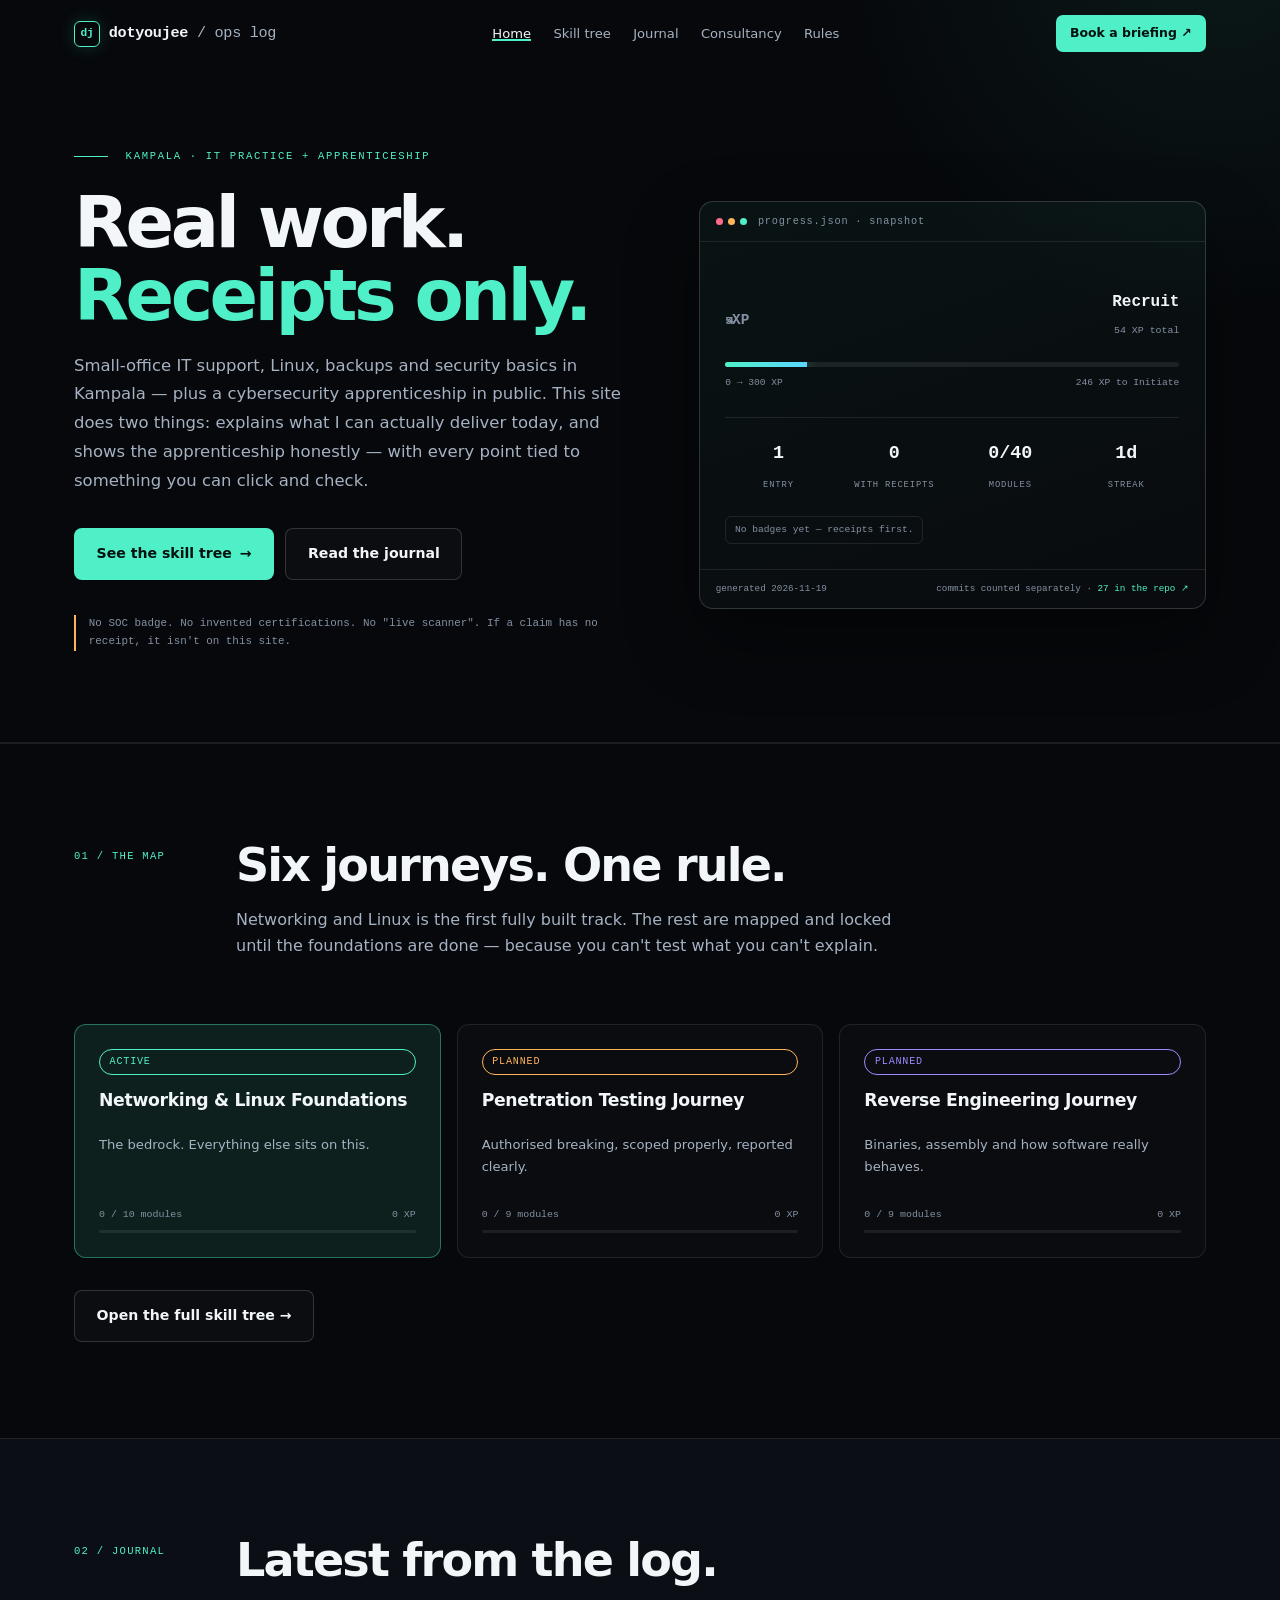
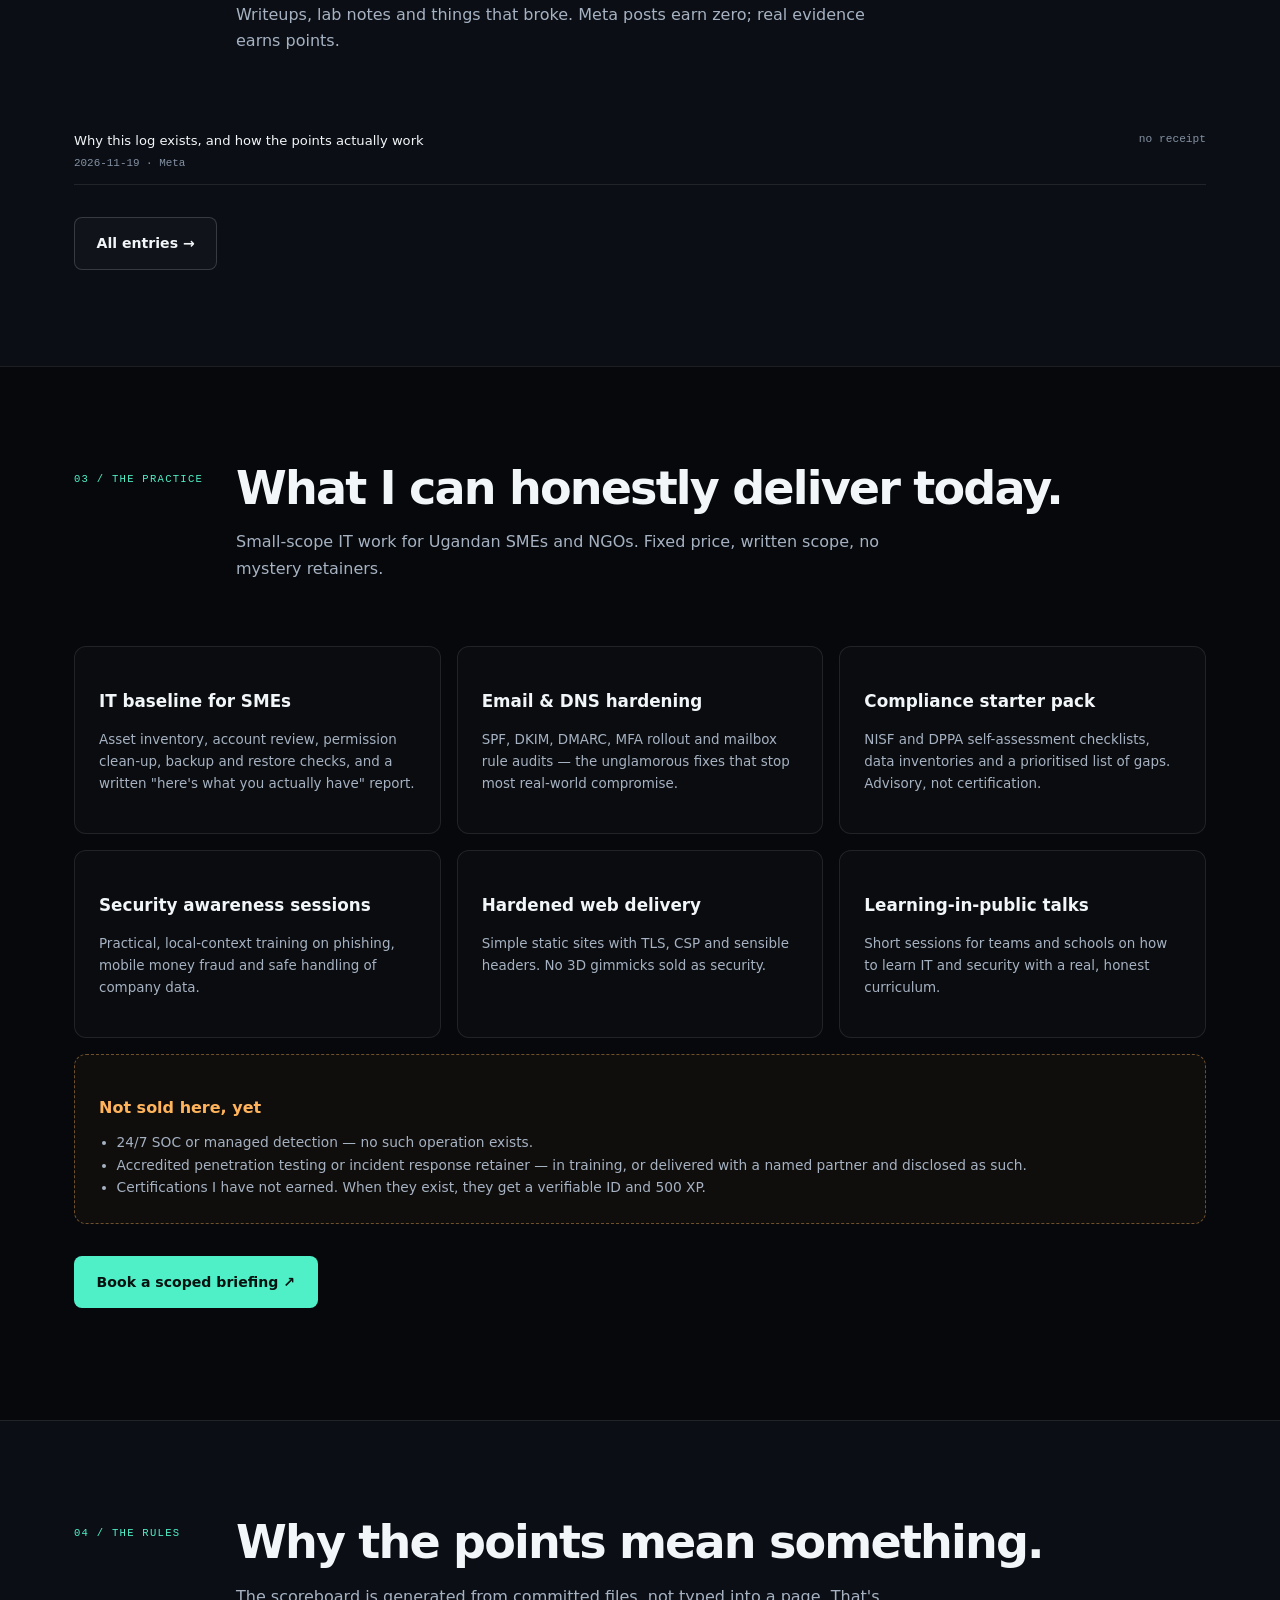
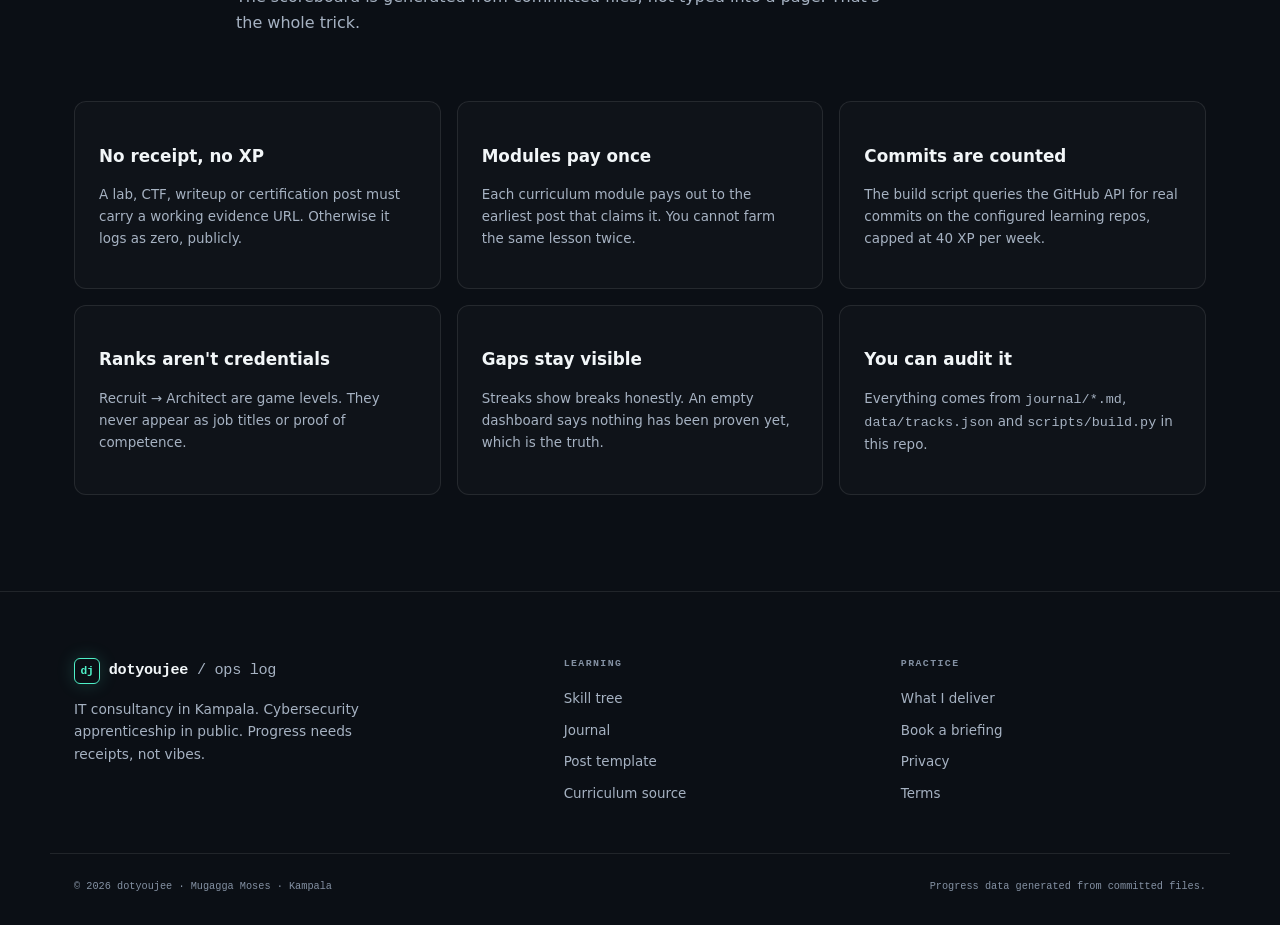
<file: index.html>
<!DOCTYPE html>
<html lang="en">
<head>
  <meta charset="UTF-8">
  <meta name="viewport" content="width=device-width, initial-scale=1.0">
  <title>dotyoujee — IT consultancy &amp; cybersecurity apprenticeship in public</title>
  <meta name="description" content="Honest IT consultancy in Kampala and an evidence-gated cybersecurity apprenticeship log. Progress needs receipts, not vibes.">
  <link rel="canonical" href="https://m0ze.github.io/dotyoujee/">
  <meta property="og:type" content="website">
  <meta property="og:title" content="dotyoujee — IT consultancy &amp; cybersecurity apprenticeship in public">
  <meta property="og:description" content="Real work. Receipts only. A public, auditable learning journey in IT and security.">
  <link rel="icon" href="data:image/svg+xml,%3Csvg xmlns='http://www.w3.org/2000/svg' viewBox='0 0 32 32'%3E%3Crect width='32' height='32' rx='7' fill='%2306080b'/%3E%3Cpath d='M7 10h7l3 5 3-5h5M7 22h7l3-5 3 5h5' fill='none' stroke='%234ff0c8' stroke-width='2' stroke-linecap='round'/%3E%3C/svg%3E">
  <link rel="stylesheet" href="assets/app.css">
</head>
<body data-page="home">

  <header class="site-header" id="site-header">
    <div class="container nav-wrap">
      <a href="index.html" class="brand"><span class="brand-mark">dj</span> dotyoujee <span class="light">/ ops log</span></a>
      <ul class="nav-links" id="nav-links">
        <li><a href="index.html" class="active">Home</a></li>
        <li><a href="learn.html">Skill tree</a></li>
        <li><a href="blog.html">Journal</a></li>
        <li><a href="#consultancy">Consultancy</a></li>
        <li><a href="#rules">Rules</a></li>
      </ul>
      <div style="display:flex;align-items:center;gap:.6rem">
        <a href="contact.html" class="nav-cta">Book a briefing ↗</a>
        <button class="menu-btn" id="menu-btn" aria-label="Toggle menu" aria-expanded="false">☰</button>
      </div>
    </div>
  </header>

  <main>
    <section class="hero">
      <div class="container hero-grid">
        <div>
          <div class="eyebrow"><span class="rule"></span> Kampala · IT practice + apprenticeship</div>
          <h1>Real work. <em>Receipts only.</em></h1>
          <p class="hero-lede">
            Small-office IT support, Linux, backups and security basics in Kampala — plus a cybersecurity apprenticeship in public. This site does two things:
            explains what I can actually deliver today, and shows the apprenticeship honestly — with every point
            tied to something you can click and check.
          </p>
          <div class="hero-actions">
            <a href="learn.html" class="btn btn-primary">See the skill tree <span aria-hidden="true">→</span></a>
            <a href="blog.html" class="btn btn-ghost">Read the journal</a>
          </div>
          <p class="hero-note">No SOC badge. No invented certifications. No "live scanner". If a claim has no receipt, it isn't on this site.</p>
        </div>

        <aside class="console" aria-label="Progress snapshot">
          <div class="console-top"><span class="console-dots"><i></i><i></i><i></i></span><span>progress.json · snapshot</span></div>
          <div class="console-body">
            <div class="console-xp">
              <div class="xp-number"><span data-bind="xp" class="loading">…</span><small>XP</small></div>
              <div class="level-box"><strong data-bind="level">—</strong><span data-bind="level-min">—</span></div>
            </div>
            <div class="progress-track"><span class="progress-fill" data-bind="progress-bar"></span></div>
            <div class="progress-caption"><span data-bind="progress-caption">—</span><span data-bind="to-next">—</span></div>
            <div class="stat-row">
              <div><strong data-bind="posts">—</strong><span data-bind="posts-label">entries</span></div>
              <div><strong data-bind="verified">—</strong><span>with receipts</span></div>
              <div><strong data-bind="modules">—</strong><span>modules</span></div>
              <div><strong data-bind="streak">—</strong><span>streak</span></div>
            </div>
            <div class="badge-row" data-bind="badges"><span class="loading">loading badges…</span></div>
          </div>
          <div class="console-foot">
            <span data-bind="generated">—</span>
            <span>commits counted separately · <a class="accent" href="https://github.com/M0ze/dotyoujee/commits/main" target="_blank" rel="noopener noreferrer"><span data-bind="commit-count">—</span> in the repo ↗</a></span>
          </div>
        </aside>
      </div>
    </section>

    <section class="section">
      <div class="container">
        <div class="section-head">
          <div class="section-no">01 / THE MAP</div>
          <div>
            <h2>Six journeys. One rule.</h2>
            <p>Networking and Linux is the first fully built track. The rest are mapped and locked until the foundations are done — because you can't test what you can't explain.</p>
          </div>
        </div>
        <div class="track-grid" data-bind="home-tracks"><p class="loading">loading tracks…</p></div>
        <div style="margin-top:2rem"><a href="learn.html" class="btn btn-ghost">Open the full skill tree →</a></div>
      </div>
    </section>

    <section class="section alt">
      <div class="container">
        <div class="section-head">
          <div class="section-no">02 / JOURNAL</div>
          <div>
            <h2>Latest from the log.</h2>
            <p>Writeups, lab notes and things that broke. Meta posts earn zero; real evidence earns points.</p>
          </div>
        </div>
        <div data-bind="recent"><p class="loading">loading entries…</p></div>
        <div style="margin-top:2rem"><a href="blog.html" class="btn btn-ghost">All entries →</a></div>
      </div>
    </section>

    <section class="section" id="consultancy">
      <div class="container">
        <div class="section-head">
          <div class="section-no">03 / THE PRACTICE</div>
          <div>
            <h2>What I can honestly deliver today.</h2>
            <p>Small-scope IT work for Ugandan SMEs and NGOs. Fixed price, written scope, no mystery retainers.</p>
          </div>
        </div>
        <div class="service-grid">
          <div class="service"><h3>IT baseline for SMEs</h3><p>Asset inventory, account review, permission clean-up, backup and restore checks, and a written "here's what you actually have" report.</p></div>
          <div class="service"><h3>Email &amp; DNS hardening</h3><p>SPF, DKIM, DMARC, MFA rollout and mailbox rule audits — the unglamorous fixes that stop most real-world compromise.</p></div>
          <div class="service"><h3>Compliance starter pack</h3><p>NISF and DPPA self-assessment checklists, data inventories and a prioritised list of gaps. Advisory, not certification.</p></div>
          <div class="service"><h3>Security awareness sessions</h3><p>Practical, local-context training on phishing, mobile money fraud and safe handling of company data.</p></div>
          <div class="service"><h3>Hardened web delivery</h3><p>Simple static sites with TLS, CSP and sensible headers. No 3D gimmicks sold as security.</p></div>
          <div class="service"><h3>Learning-in-public talks</h3><p>Short sessions for teams and schools on how to learn IT and security with a real, honest curriculum.</p></div>
        </div>
        <div class="boundary">
          <h3>Not sold here, yet</h3>
          <ul>
            <li>24/7 SOC or managed detection — no such operation exists.</li>
            <li>Accredited penetration testing or incident response retainer — in training, or delivered with a named partner and disclosed as such.</li>
            <li>Certifications I have not earned. When they exist, they get a verifiable ID and 500 XP.</li>
          </ul>
        </div>
        <p style="margin-top:2rem"><a class="btn btn-primary" href="contact.html">Book a scoped briefing ↗</a></p>
      </div>
    </section>

    <section class="section alt" id="rules">
      <div class="container">
        <div class="section-head">
          <div class="section-no">04 / THE RULES</div>
          <div>
            <h2>Why the points mean something.</h2>
            <p>The scoreboard is generated from committed files, not typed into a page. That's the whole trick.</p>
          </div>
        </div>
        <div class="service-grid">
          <div class="service"><h3>No receipt, no XP</h3><p>A lab, CTF, writeup or certification post must carry a working evidence URL. Otherwise it logs as zero, publicly.</p></div>
          <div class="service"><h3>Modules pay once</h3><p>Each curriculum module pays out to the earliest post that claims it. You cannot farm the same lesson twice.</p></div>
          <div class="service"><h3>Commits are counted</h3><p>The build script queries the GitHub API for real commits on the configured learning repos, capped at 40 XP per week.</p></div>
          <div class="service"><h3>Ranks aren't credentials</h3><p>Recruit → Architect are game levels. They never appear as job titles or proof of competence.</p></div>
          <div class="service"><h3>Gaps stay visible</h3><p>Streaks show breaks honestly. An empty dashboard says nothing has been proven yet, which is the truth.</p></div>
          <div class="service"><h3>You can audit it</h3><p>Everything comes from <span class="mono">journal/*.md</span>, <span class="mono">data/tracks.json</span> and <span class="mono">scripts/build.py</span> in this repo.</p></div>
        </div>
      </div>
    </section>
  </main>

  <footer class="site-footer">
    <div class="container footer-grid">
      <div>
        <a href="index.html" class="brand"><span class="brand-mark">dj</span> dotyoujee <span class="light">/ ops log</span></a>
        <p>IT consultancy in Kampala. Cybersecurity apprenticeship in public. Progress needs receipts, not vibes.</p>
      </div>
      <div class="footer-col"><h4>Learning</h4><a href="learn.html">Skill tree</a><a href="blog.html">Journal</a><a href="journal/_template.md">Post template</a><a href="data/tracks.json">Curriculum source</a></div>
      <div class="footer-col"><h4>Practice</h4><a href="#consultancy">What I deliver</a><a href="contact.html">Book a briefing</a><a href="privacy.html">Privacy</a><a href="terms.html">Terms</a></div>
    </div>
    <div class="container footer-bottom"><span>© 2026 dotyoujee · Mugagga Moses · Kampala</span><span>Progress data generated from committed files.</span></div>
  </footer>

  <script src="assets/app.js"></script>
</body>
</html>
</file>
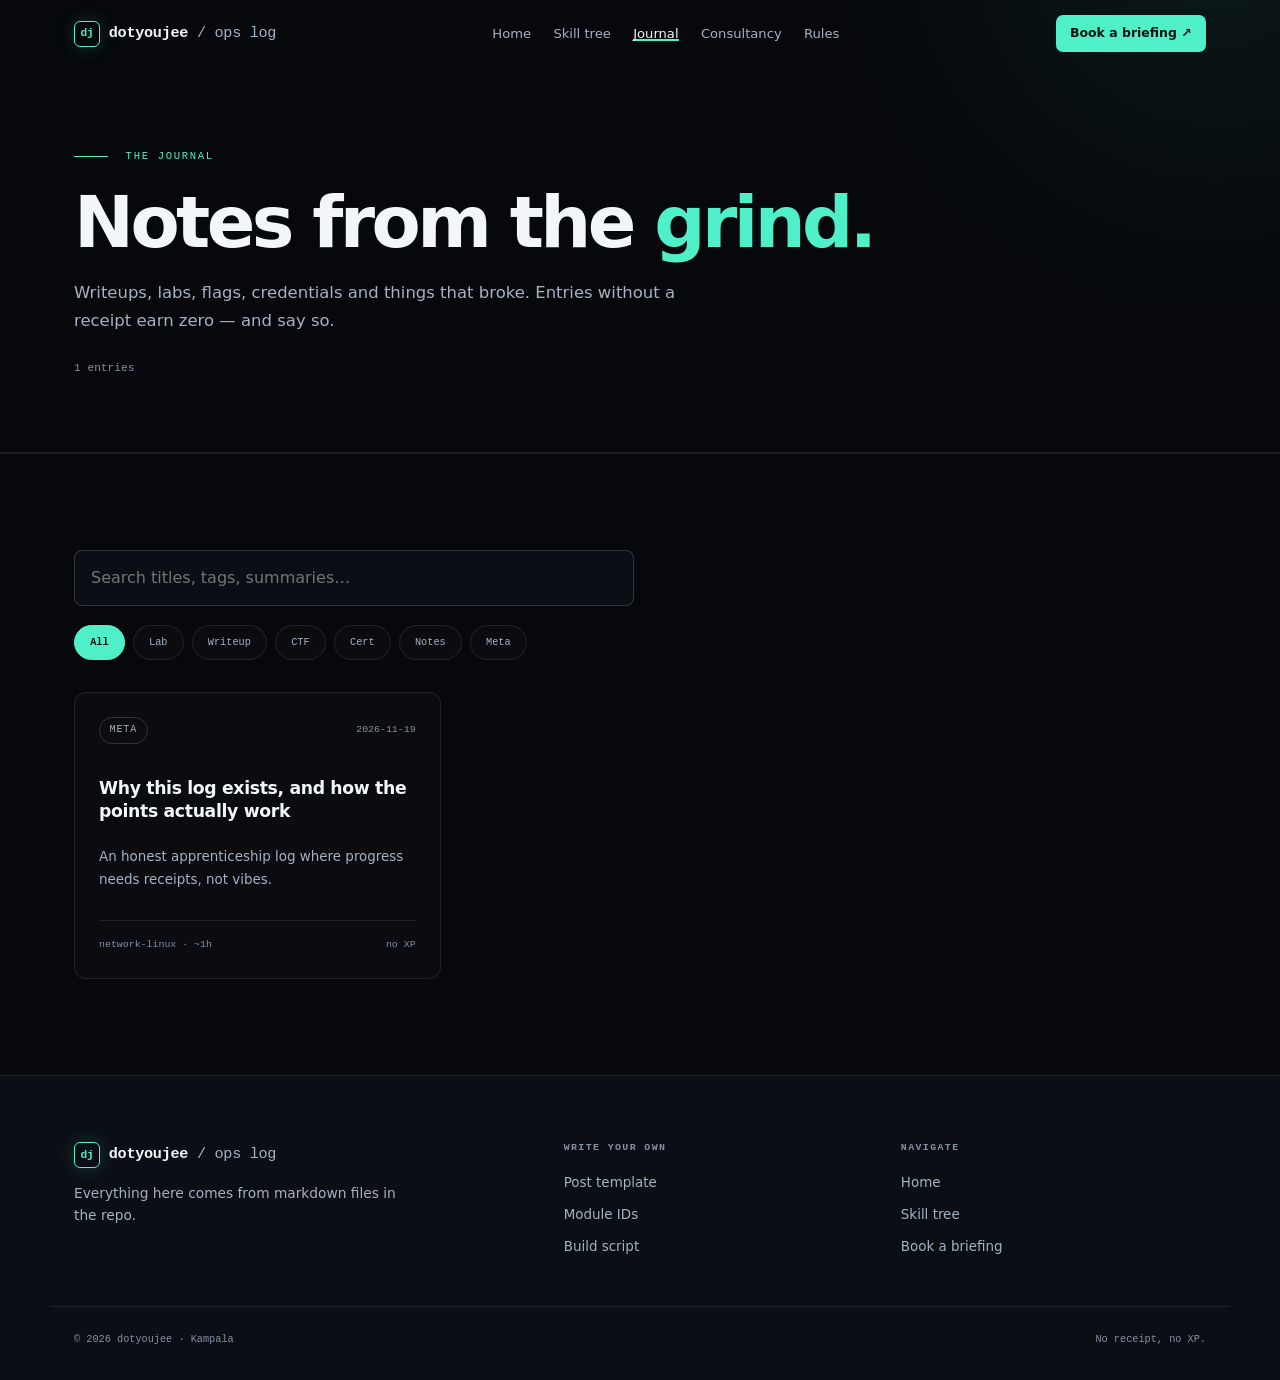
<file: blog.html>
<!DOCTYPE html>
<html lang="en">
<head>
  <meta charset="UTF-8">
  <meta name="viewport" content="width=device-width, initial-scale=1.0">
  <title>Journal — dotyoujee Ops Log</title>
  <meta name="description" content="Lab writeups, CTF notes, certification receipts and honest post-mortems from a public cybersecurity apprenticeship.">
  <link rel="icon" href="data:image/svg+xml,%3Csvg xmlns='http://www.w3.org/2000/svg' viewBox='0 0 32 32'%3E%3Crect width='32' height='32' rx='7' fill='%2306080b'/%3E%3Cpath d='M7 10h7l3 5 3-5h5M7 22h7l3-5 3 5h5' fill='none' stroke='%234ff0c8' stroke-width='2' stroke-linecap='round'/%3E%3C/svg%3E">
  <link rel="stylesheet" href="assets/app.css">
</head>
<body data-page="blog">

  <header class="site-header" id="site-header">
    <div class="container nav-wrap">
      <a href="index.html" class="brand"><span class="brand-mark">dj</span> dotyoujee <span class="light">/ ops log</span></a>
      <ul class="nav-links" id="nav-links">
        <li><a href="index.html">Home</a></li>
        <li><a href="learn.html">Skill tree</a></li>
        <li><a href="blog.html" class="active">Journal</a></li>
        <li><a href="index.html#consultancy">Consultancy</a></li>
        <li><a href="index.html#rules">Rules</a></li>
      </ul>
      <div style="display:flex;align-items:center;gap:.6rem">
        <a href="contact.html" class="nav-cta">Book a briefing ↗</a>
        <button class="menu-btn" id="menu-btn" aria-label="Toggle menu" aria-expanded="false">☰</button>
      </div>
    </div>
  </header>

  <main>
    <section class="hero" style="padding-bottom:4rem">
      <div class="container">
        <div class="eyebrow"><span class="rule"></span> The journal</div>
        <h1>Notes from the <em>grind.</em></h1>
        <p class="hero-lede">Writeups, labs, flags, credentials and things that broke. Entries without a receipt earn zero — and say so.</p>
        <p style="font-family:var(--mono);font-size:.7rem;color:var(--faint);margin-top:1.4rem" data-bind="post-count">…</p>
      </div>
    </section>

    <section class="section">
      <div class="container">
        <div style="max-width:560px;margin-bottom:1.2rem">
          <label class="sr-only" for="post-search">Search entries</label>
          <input type="search" id="post-search" data-bind="post-search" class="" placeholder="Search titles, tags, summaries…" style="width:100%;background:var(--panel);border:1px solid var(--line-2);border-radius:8px;padding:.85rem 1rem;color:var(--text)">
        </div>
        <div class="filters" data-bind="post-filters"><span class="loading">loading filters…</span></div>
        <div class="post-grid" data-bind="post-grid"><p class="loading">loading entries…</p></div>
      </div>
    </section>
  </main>

  <footer class="site-footer">
    <div class="container footer-grid">
      <div><a href="index.html" class="brand"><span class="brand-mark">dj</span> dotyoujee <span class="light">/ ops log</span></a><p>Everything here comes from markdown files in the repo.</p></div>
      <div class="footer-col"><h4>Write your own</h4><a href="journal/_template.md">Post template</a><a href="data/tracks.json">Module IDs</a><a href="scripts/build.py">Build script</a></div>
      <div class="footer-col"><h4>Navigate</h4><a href="index.html">Home</a><a href="learn.html">Skill tree</a><a href="contact.html">Book a briefing</a></div>
    </div>
    <div class="container footer-bottom"><span>© 2026 dotyoujee · Kampala</span><span>No receipt, no XP.</span></div>
  </footer>

  <script src="assets/app.js"></script>
</body>
</html>
</file>
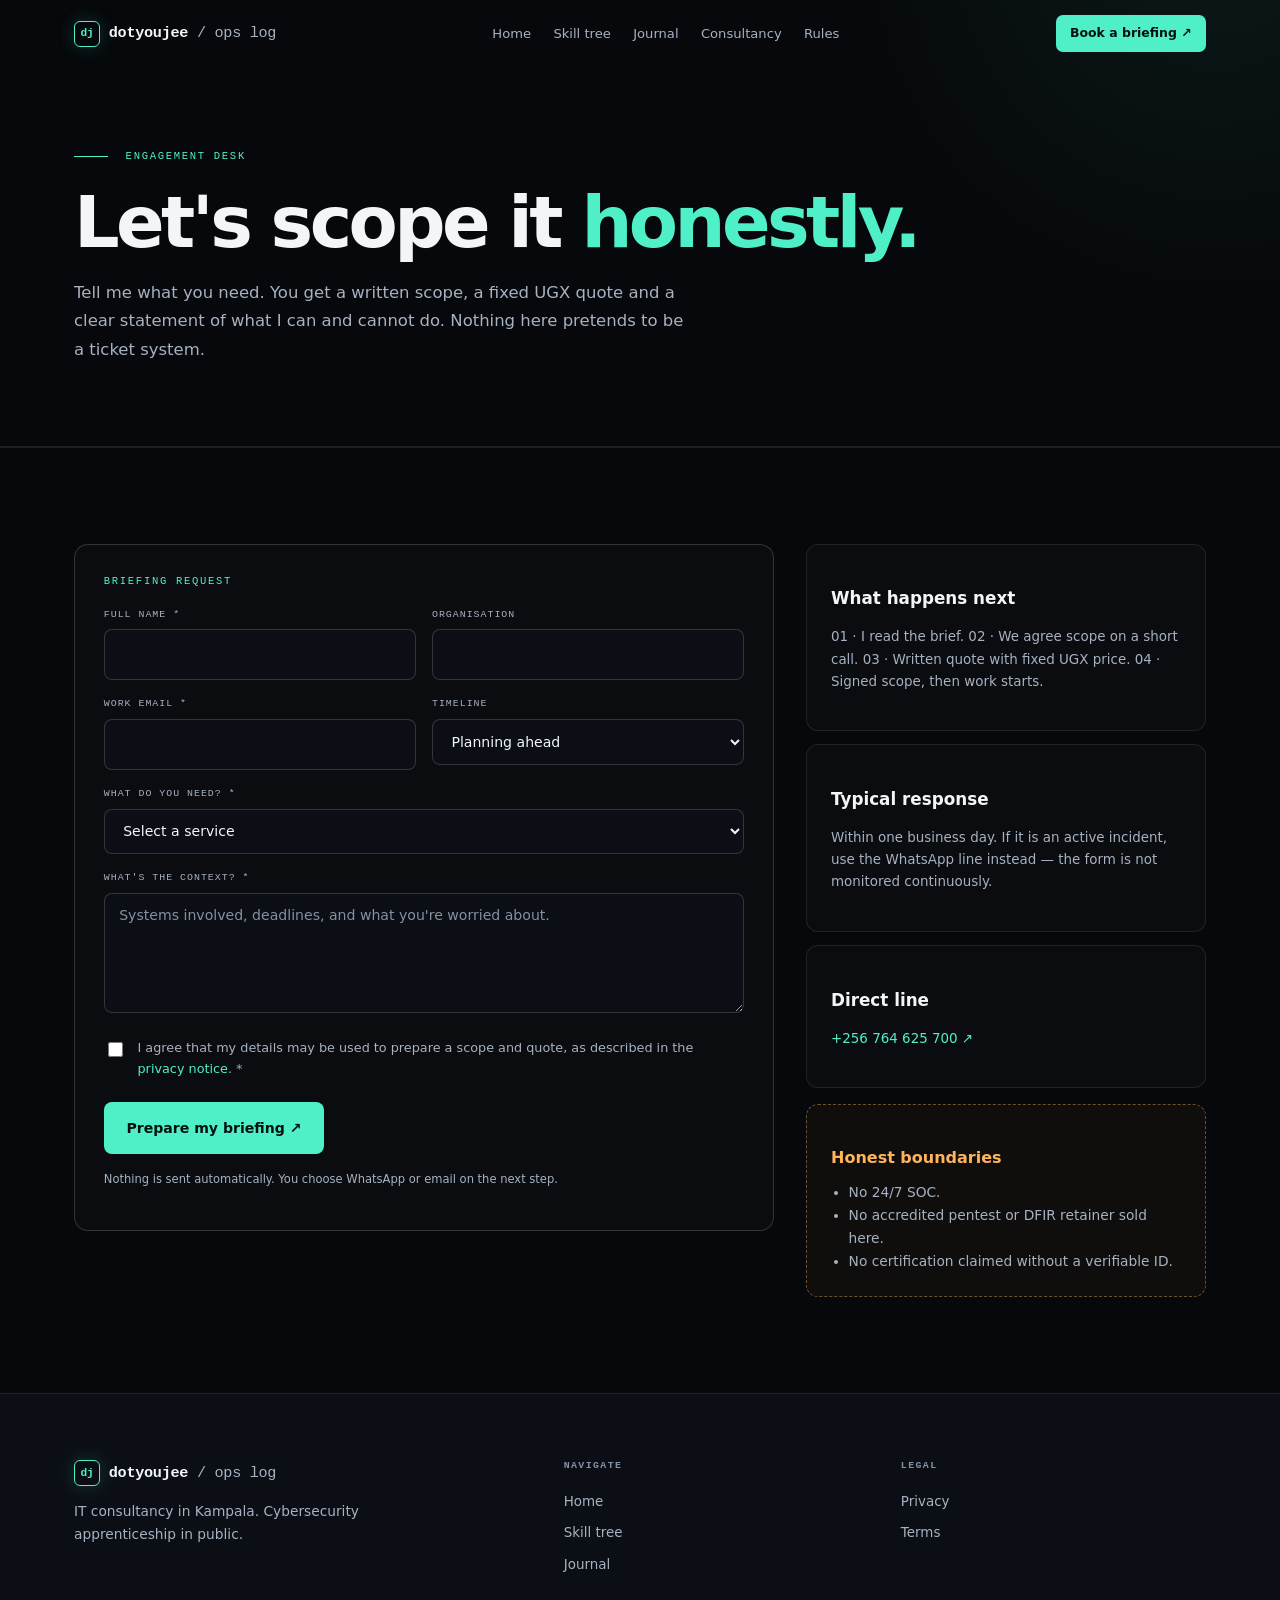
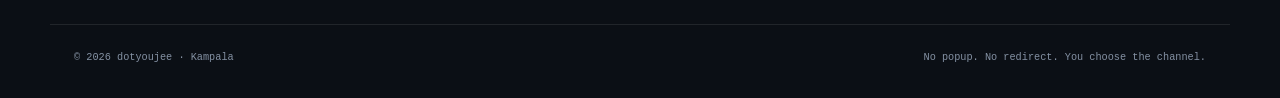
<file: contact.html>
<!DOCTYPE html>
<html lang="en">
<head>
  <meta charset="UTF-8">
  <meta name="viewport" content="width=device-width, initial-scale=1.0">
  <title>Book a briefing — dotyoujee Ops Log</title>
  <meta name="description" content="Scoped IT and security briefing with a written quote. No popup, no fake backend, no surprise redirect.">
  <link rel="icon" href="data:image/svg+xml,%3Csvg xmlns='http://www.w3.org/2000/svg' viewBox='0 0 32 32'%3E%3Crect width='32' height='32' rx='7' fill='%2306080b'/%3E%3Cpath d='M7 10h7l3 5 3-5h5M7 22h7l3-5 3 5h5' fill='none' stroke='%234ff0c8' stroke-width='2' stroke-linecap='round'/%3E%3C/svg%3E">
  <link rel="stylesheet" href="assets/app.css">
</head>
<body data-page="contact">

  <header class="site-header" id="site-header">
    <div class="container nav-wrap">
      <a href="index.html" class="brand"><span class="brand-mark">dj</span> dotyoujee <span class="light">/ ops log</span></a>
      <ul class="nav-links" id="nav-links">
        <li><a href="index.html">Home</a></li>
        <li><a href="learn.html">Skill tree</a></li>
        <li><a href="blog.html">Journal</a></li>
        <li><a href="index.html#consultancy">Consultancy</a></li>
        <li><a href="index.html#rules">Rules</a></li>
      </ul>
      <div style="display:flex;align-items:center;gap:.6rem">
        <a href="contact.html" class="nav-cta">Book a briefing ↗</a>
        <button class="menu-btn" id="menu-btn" aria-label="Toggle menu" aria-expanded="false">☰</button>
      </div>
    </div>
  </header>

  <main>
    <section class="hero" style="padding-bottom:4rem">
      <div class="container">
        <div class="eyebrow"><span class="rule"></span> Engagement desk</div>
        <h1>Let's scope it <em>honestly.</em></h1>
        <p class="hero-lede">Tell me what you need. You get a written scope, a fixed UGX quote and a clear statement of what I can and cannot do. Nothing here pretends to be a ticket system.</p>
      </div>
    </section>

    <section class="section">
      <div class="container contact-grid">
        <div class="form-card">
          <form id="booking-form" novalidate>
            <div class="eyebrow" style="margin-bottom:1rem">Briefing request</div>
            <div class="form-row">
              <div class="field"><label for="c-name">Full name *</label><input id="c-name" required><small>Please enter your name.</small></div>
              <div class="field"><label for="c-org">Organisation</label><input id="c-org"></div>
            </div>
            <div class="form-row">
              <div class="field"><label for="c-email">Work email *</label><input id="c-email" type="email" required><small>Enter a valid email.</small></div>
              <div class="field"><label for="c-timeline">Timeline</label>
                <select id="c-timeline"><option>Planning ahead</option><option>Within 30 days</option><option>Within 60–90 days</option><option>Active incident — urgent</option></select>
              </div>
            </div>
            <div class="field"><label for="c-service">What do you need? *</label>
              <select id="c-service" required>
                <option value="">Select a service</option>
                <option>IT baseline for SMEs</option>
                <option>Email &amp; DNS hardening</option>
                <option>Compliance starter pack (NISF / DPPA)</option>
                <option>Security awareness session</option>
                <option>Hardened web delivery</option>
                <option>Learning-in-public talk</option>
                <option>Not sure — help me choose</option>
              </select><small>Pick the closest option.</small>
            </div>
            <div class="field"><label for="c-brief">What's the context? *</label><textarea id="c-brief" required placeholder="Systems involved, deadlines, and what you're worried about."></textarea><small>A sentence or two is enough.</small></div>
            <label class="consent"><input type="checkbox" id="c-consent"><span>I agree that my details may be used to prepare a scope and quote, as described in the <a class="accent" href="privacy.html">privacy notice</a>. *</span></label>
            <small id="c-consent-error" style="display:none;color:var(--red);font-size:.7rem;margin-top:.3rem">Consent is required.</small>
            <p style="margin-top:1.4rem"><button type="submit" class="btn btn-primary">Prepare my briefing ↗</button></p>
            <p class="muted" style="font-size:.72rem;margin-top:.6rem">Nothing is sent automatically. You choose WhatsApp or email on the next step.</p>
          </form>

          <div class="confirm" id="booking-confirm" hidden tabindex="-1">
            <div class="eyebrow">Briefing ready</div>
            <h2>Review, then send.</h2>
            <p class="muted" style="font-size:.86rem">This is the exact message that will be sent if you choose a channel below.</p>
            <pre id="booking-summary"></pre>
            <div class="confirm-actions">
              <a id="c-whatsapp" href="#" target="_blank" rel="noopener noreferrer" class="btn btn-primary">Send on WhatsApp ↗</a>
              <a id="c-email" href="#" class="btn btn-ghost">Open in email</a>
              <button type="button" id="c-copy" class="btn btn-ghost">Copy brief</button>
            </div>
            <p style="margin-top:1.2rem"><button type="button" id="c-edit" class="back-link">← Edit details</button></p>
          </div>
        </div>

        <aside class="contact-aside">
          <div class="service"><h3>What happens next</h3><p>01 · I read the brief. 02 · We agree scope on a short call. 03 · Written quote with fixed UGX price. 04 · Signed scope, then work starts.</p></div>
          <div class="service"><h3>Typical response</h3><p>Within one business day. If it is an active incident, use the WhatsApp line instead — the form is not monitored continuously.</p></div>
          <div class="service"><h3>Direct line</h3><p><a class="accent" href="https://wa.me/256764625700" target="_blank" rel="noopener noreferrer">+256 764 625 700 ↗</a></p></div>
          <div class="boundary"><h3>Honest boundaries</h3><ul><li>No 24/7 SOC.</li><li>No accredited pentest or DFIR retainer sold here.</li><li>No certification claimed without a verifiable ID.</li></ul></div>
        </aside>
      </div>
    </section>
  </main>

  <footer class="site-footer">
    <div class="container footer-grid">
      <div><a href="index.html" class="brand"><span class="brand-mark">dj</span> dotyoujee <span class="light">/ ops log</span></a><p>IT consultancy in Kampala. Cybersecurity apprenticeship in public.</p></div>
      <div class="footer-col"><h4>Navigate</h4><a href="index.html">Home</a><a href="learn.html">Skill tree</a><a href="blog.html">Journal</a></div>
      <div class="footer-col"><h4>Legal</h4><a href="privacy.html">Privacy</a><a href="terms.html">Terms</a></div>
    </div>
    <div class="container footer-bottom"><span>© 2026 dotyoujee · Kampala</span><span>No popup. No redirect. You choose the channel.</span></div>
  </footer>

  <script src="assets/app.js"></script>
  <script src="assets/contact.js"></script>
</body>
</html>
</file>
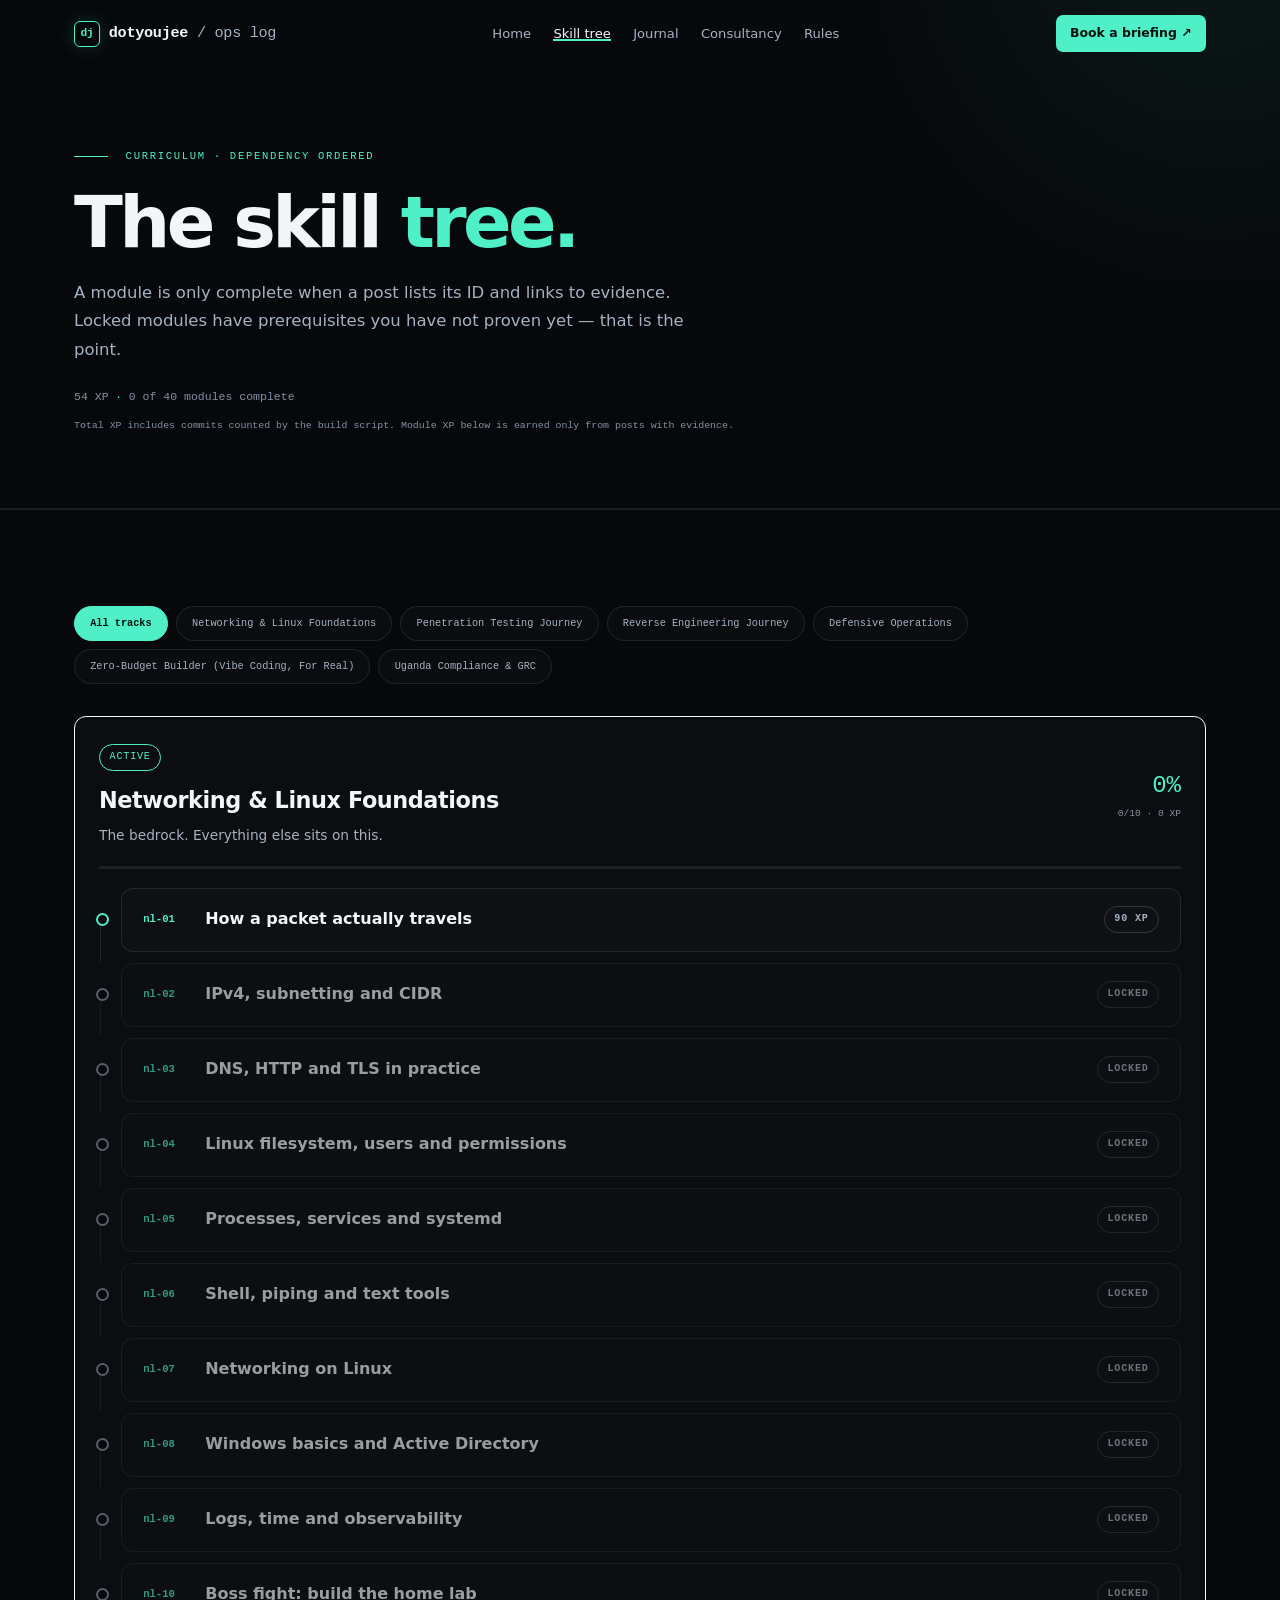
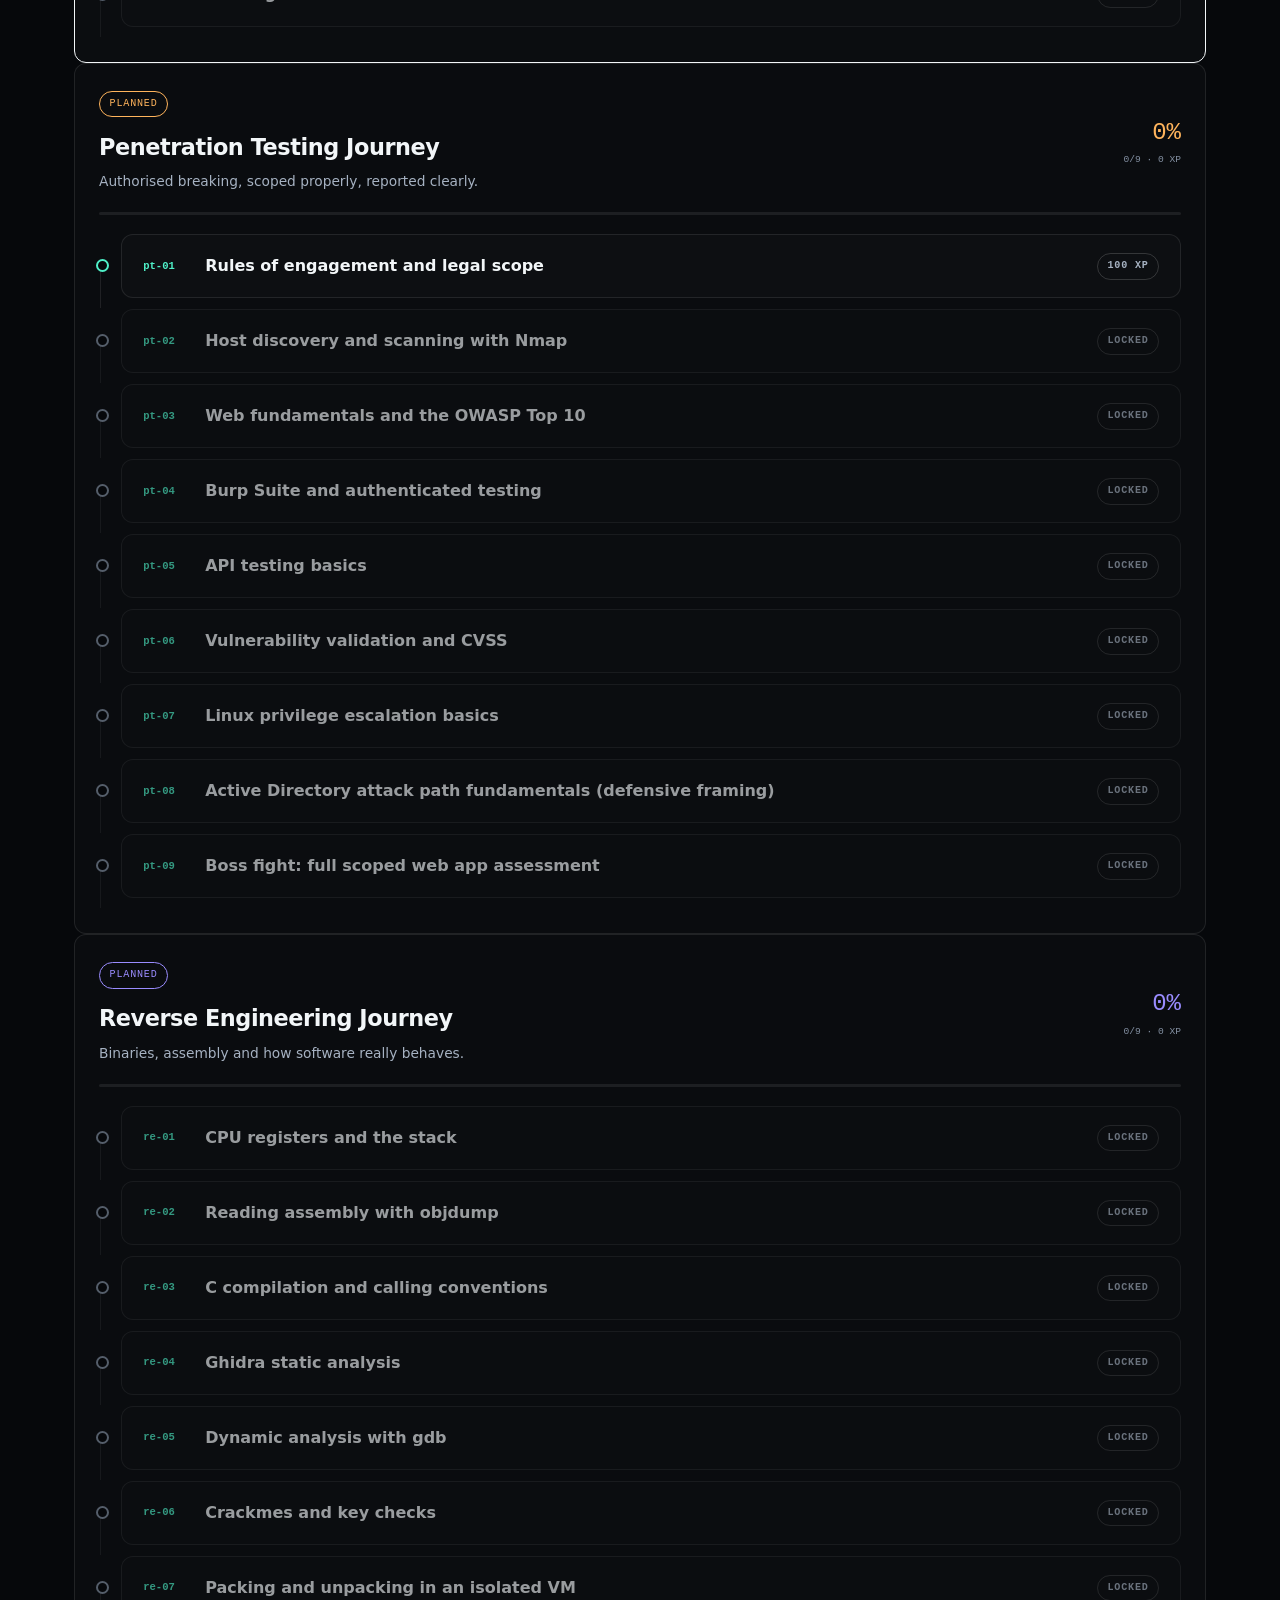
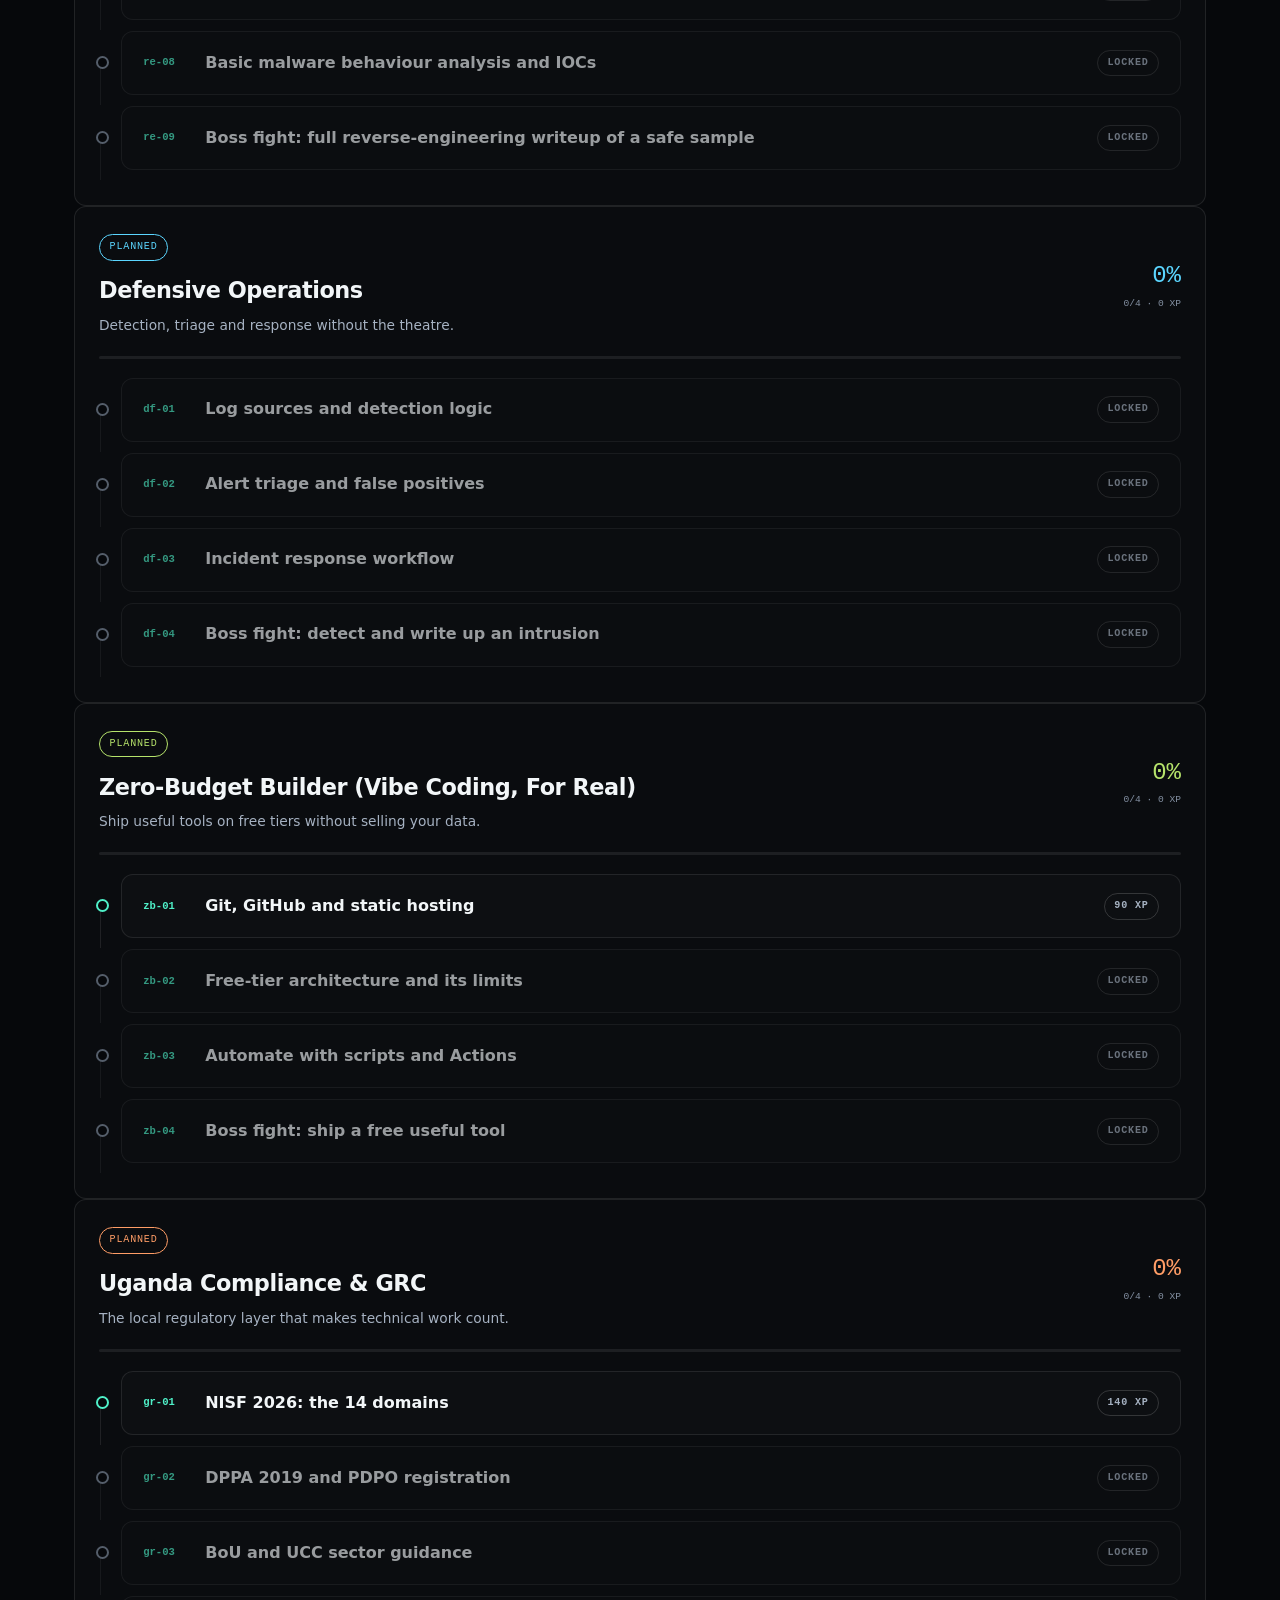
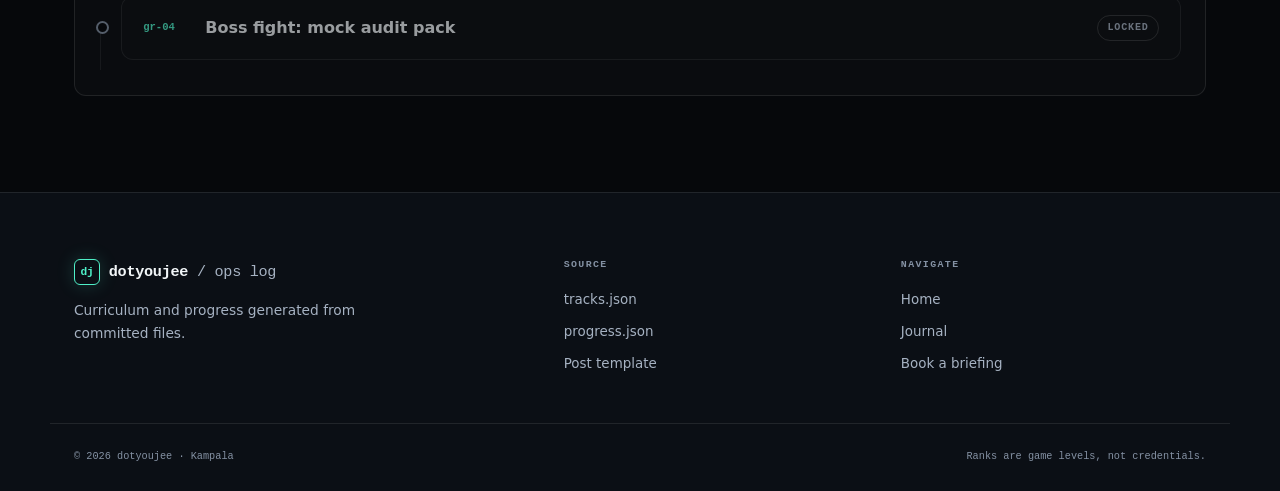
<file: learn.html>
<!DOCTYPE html>
<html lang="en">
<head>
  <meta charset="UTF-8">
  <meta name="viewport" content="width=device-width, initial-scale=1.0">
  <title>Skill tree — dotyoujee Ops Log</title>
  <meta name="description" content="The full curriculum map: networking, Linux, offensive, reverse engineering, defensive, zero-budget building and Uganda GRC.">
  <link rel="icon" href="data:image/svg+xml,%3Csvg xmlns='http://www.w3.org/2000/svg' viewBox='0 0 32 32'%3E%3Crect width='32' height='32' rx='7' fill='%2306080b'/%3E%3Cpath d='M7 10h7l3 5 3-5h5M7 22h7l3-5 3 5h5' fill='none' stroke='%234ff0c8' stroke-width='2' stroke-linecap='round'/%3E%3C/svg%3E">
  <link rel="stylesheet" href="assets/app.css">
</head>
<body data-page="learn">

  <header class="site-header" id="site-header">
    <div class="container nav-wrap">
      <a href="index.html" class="brand"><span class="brand-mark">dj</span> dotyoujee <span class="light">/ ops log</span></a>
      <ul class="nav-links" id="nav-links">
        <li><a href="index.html">Home</a></li>
        <li><a href="learn.html" class="active">Skill tree</a></li>
        <li><a href="blog.html">Journal</a></li>
        <li><a href="index.html#consultancy">Consultancy</a></li>
        <li><a href="index.html#rules">Rules</a></li>
      </ul>
      <div style="display:flex;align-items:center;gap:.6rem">
        <a href="contact.html" class="nav-cta">Book a briefing ↗</a>
        <button class="menu-btn" id="menu-btn" aria-label="Toggle menu" aria-expanded="false">☰</button>
      </div>
    </div>
  </header>

  <main>
    <section class="hero" style="padding-bottom:4rem">
      <div class="container">
        <div class="eyebrow"><span class="rule"></span> Curriculum · dependency ordered</div>
        <h1>The skill <em>tree.</em></h1>
        <p class="hero-lede">A module is only complete when a post lists its ID and links to evidence. Locked modules have prerequisites you have not proven yet — that is the point.</p>
        <p style="font-family:var(--mono);font-size:.7rem;color:var(--mint);margin-top:1.4rem">
          <span data-bind="learn-xp" class="loading">…</span> · <span data-bind="learn-modules" class="loading">…</span>
        </p>
        <p style="font-family:var(--mono);font-size:.62rem;color:var(--faint);margin-top:.5rem">Total XP includes commits counted by the build script. Module XP below is earned only from posts with evidence.</p>
      </div>
    </section>

    <section class="section">
      <div class="container">
        <div class="filters" data-bind="track-filters"><span class="loading">loading filters…</span></div>
        <div data-bind="track-list"><p class="loading">loading curriculum…</p></div>
      </div>
    </section>
  </main>

  <footer class="site-footer">
    <div class="container footer-grid">
      <div><a href="index.html" class="brand"><span class="brand-mark">dj</span> dotyoujee <span class="light">/ ops log</span></a><p>Curriculum and progress generated from committed files.</p></div>
      <div class="footer-col"><h4>Source</h4><a href="data/tracks.json">tracks.json</a><a href="data/progress.json">progress.json</a><a href="journal/_template.md">Post template</a></div>
      <div class="footer-col"><h4>Navigate</h4><a href="index.html">Home</a><a href="blog.html">Journal</a><a href="contact.html">Book a briefing</a></div>
    </div>
    <div class="container footer-bottom"><span>© 2026 dotyoujee · Kampala</span><span>Ranks are game levels, not credentials.</span></div>
  </footer>

  <script src="assets/app.js"></script>
</body>
</html>
</file>
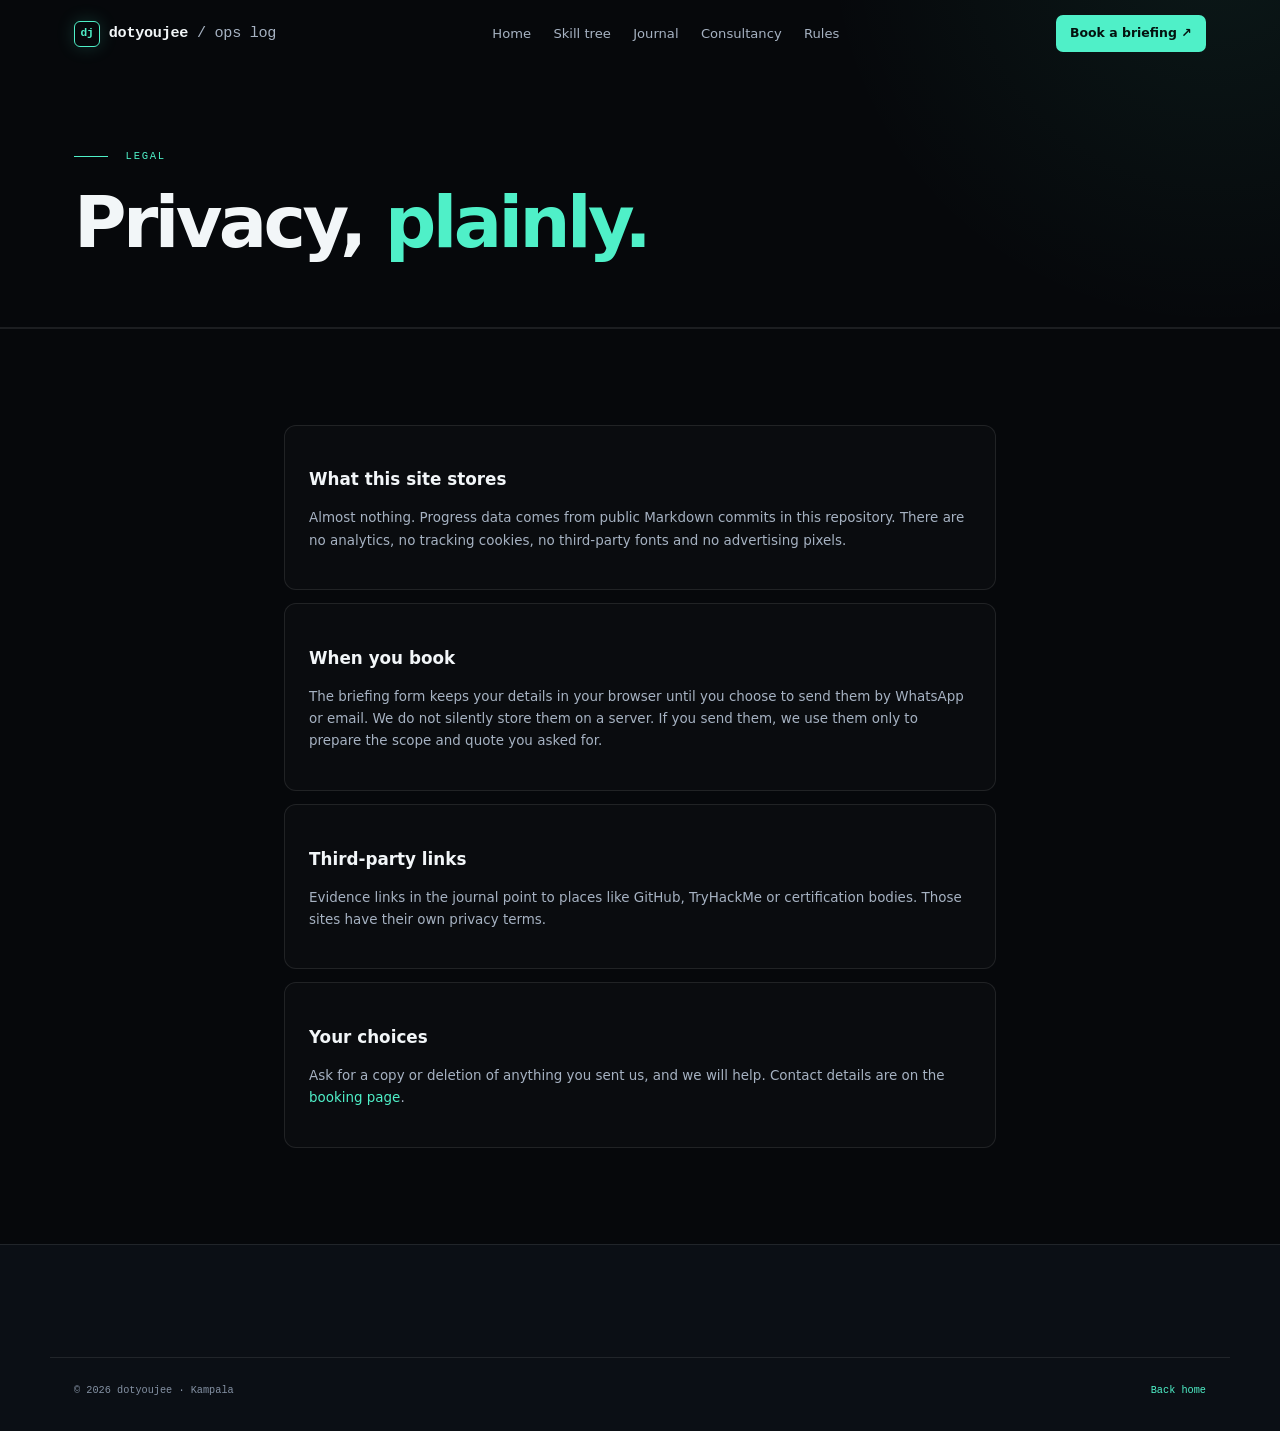
<file: privacy.html>
<!DOCTYPE html>
<html lang="en">
<head>
  <meta charset="UTF-8">
  <meta name="viewport" content="width=device-width, initial-scale=1.0">
  <title>Privacy — dotyoujee Ops Log</title>
  <meta name="description" content="What data this site collects, why, and how to get it removed.">
  <link rel="icon" href="data:image/svg+xml,%3Csvg xmlns='http://www.w3.org/2000/svg' viewBox='0 0 32 32'%3E%3Crect width='32' height='32' rx='7' fill='%2306080b'/%3E%3Cpath d='M7 10h7l3 5 3-5h5M7 22h7l3-5 3 5h5' fill='none' stroke='%234ff0c8' stroke-width='2' stroke-linecap='round'/%3E%3C/svg%3E">
  <link rel="stylesheet" href="assets/app.css">
</head>
<body data-page="legal">
  <header class="site-header" id="site-header">
    <div class="container nav-wrap">
      <a href="index.html" class="brand"><span class="brand-mark">dj</span> dotyoujee <span class="light">/ ops log</span></a>
      <ul class="nav-links" id="nav-links">
        <li><a href="index.html">Home</a></li><li><a href="learn.html">Skill tree</a></li><li><a href="blog.html">Journal</a></li>
        <li><a href="index.html#consultancy">Consultancy</a></li><li><a href="index.html#rules">Rules</a></li>
      </ul>
      <div style="display:flex;align-items:center;gap:.6rem"><a href="contact.html" class="nav-cta">Book a briefing ↗</a><button class="menu-btn" id="menu-btn" aria-label="Toggle menu" aria-expanded="false">☰</button></div>
    </div>
  </header>
  <main>
    <section class="hero" style="padding-bottom:3rem"><div class="container"><div class="eyebrow"><span class="rule"></span> Legal</div><h1>Privacy, <em>plainly.</em></h1></div></section>
    <section class="section"><div class="container" style="max-width:760px">
      <div class="service" style="margin-bottom:.8rem"><h3>What this site stores</h3><p>Almost nothing. Progress data comes from public Markdown commits in this repository. There are no analytics, no tracking cookies, no third-party fonts and no advertising pixels.</p></div>
      <div class="service" style="margin-bottom:.8rem"><h3>When you book</h3><p>The briefing form keeps your details in your browser until you choose to send them by WhatsApp or email. We do not silently store them on a server. If you send them, we use them only to prepare the scope and quote you asked for.</p></div>
      <div class="service" style="margin-bottom:.8rem"><h3>Third-party links</h3><p>Evidence links in the journal point to places like GitHub, TryHackMe or certification bodies. Those sites have their own privacy terms.</p></div>
      <div class="service"><h3>Your choices</h3><p>Ask for a copy or deletion of anything you sent us, and we will help. Contact details are on the <a class="accent" href="contact.html">booking page</a>.</p></div>
    </div></section>
  </main>
  <footer class="site-footer"><div class="container footer-bottom"><span>© 2026 dotyoujee · Kampala</span><a href="index.html" class="accent">Back home</a></div></footer>
  <script src="assets/app.js"></script>
</body>
</html>
</file>
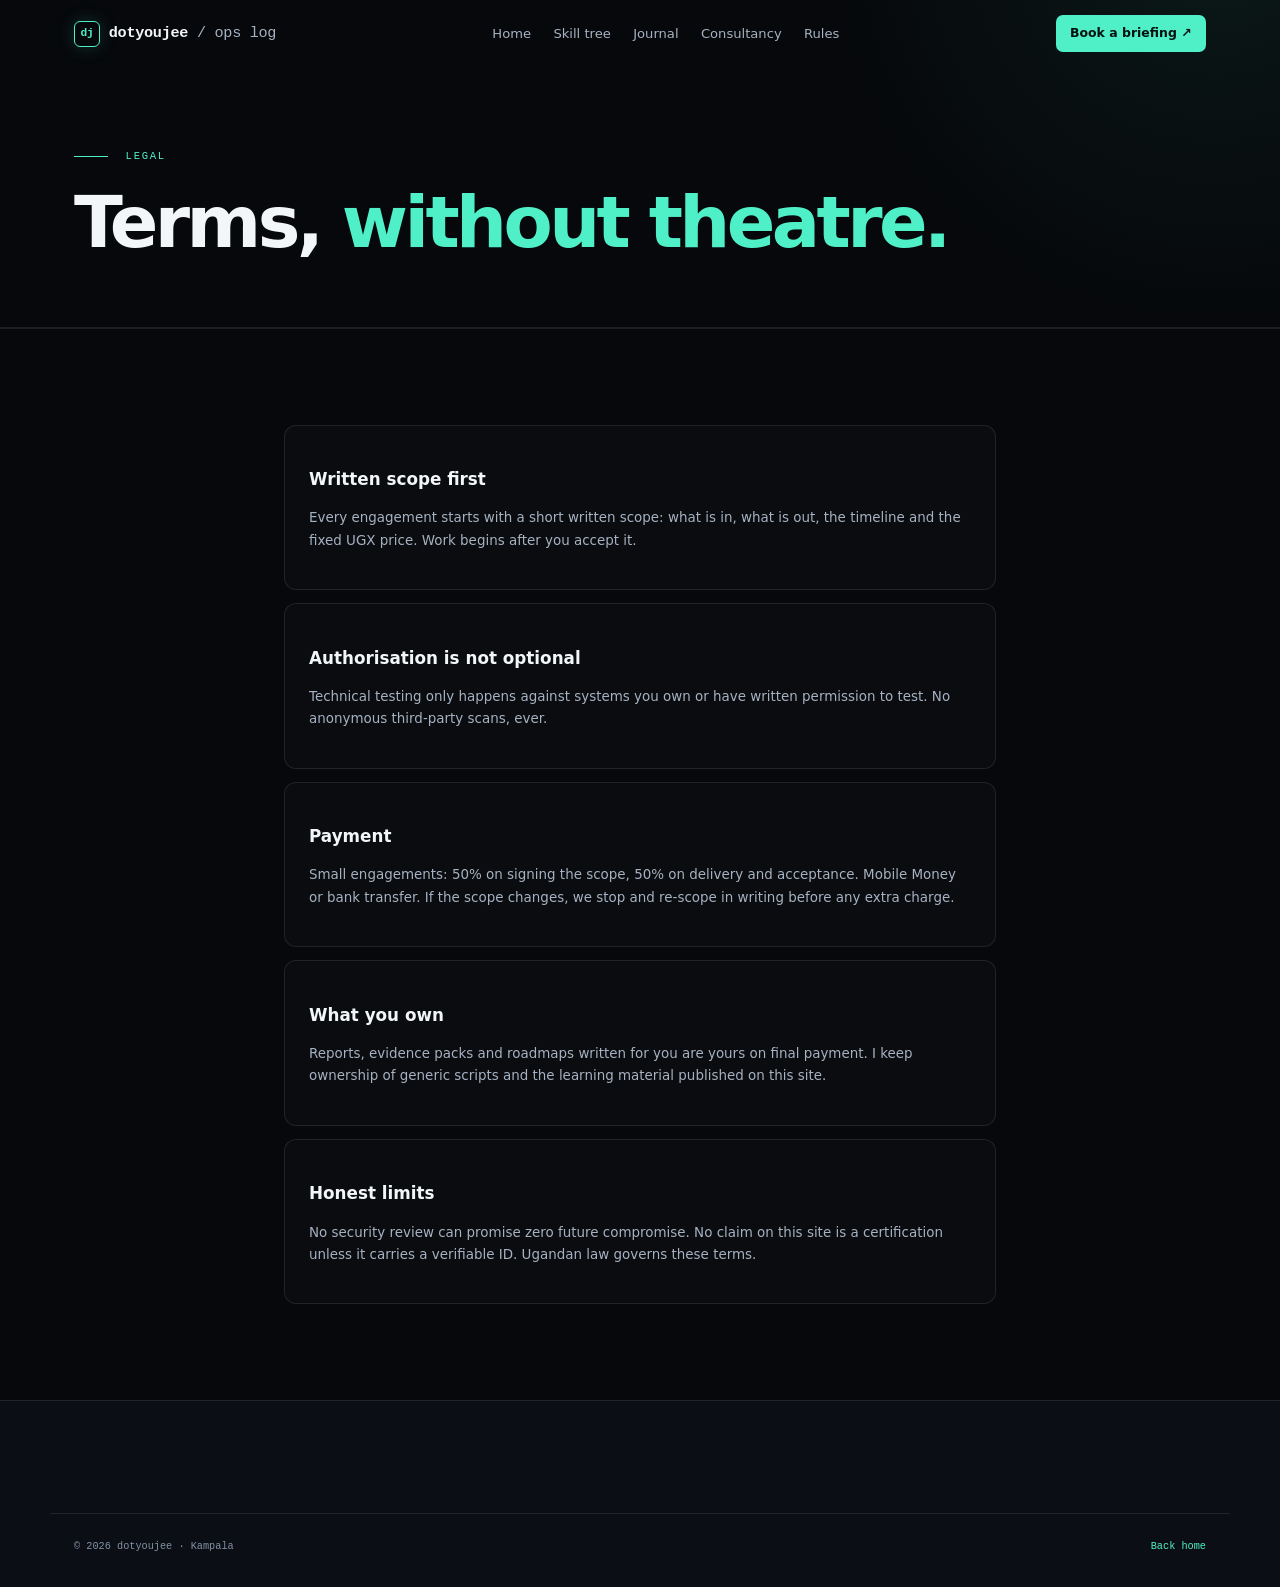
<file: terms.html>
<!DOCTYPE html>
<html lang="en">
<head>
  <meta charset="UTF-8">
  <meta name="viewport" content="width=device-width, initial-scale=1.0">
  <title>Terms — dotyoujee Ops Log</title>
  <meta name="description" content="Scope, authorisation and payment terms for small IT and security engagements.">
  <link rel="icon" href="data:image/svg+xml,%3Csvg xmlns='http://www.w3.org/2000/svg' viewBox='0 0 32 32'%3E%3Crect width='32' height='32' rx='7' fill='%2306080b'/%3E%3Cpath d='M7 10h7l3 5 3-5h5M7 22h7l3-5 3 5h5' fill='none' stroke='%234ff0c8' stroke-width='2' stroke-linecap='round'/%3E%3C/svg%3E">
  <link rel="stylesheet" href="assets/app.css">
</head>
<body data-page="legal">
  <header class="site-header" id="site-header">
    <div class="container nav-wrap">
      <a href="index.html" class="brand"><span class="brand-mark">dj</span> dotyoujee <span class="light">/ ops log</span></a>
      <ul class="nav-links" id="nav-links">
        <li><a href="index.html">Home</a></li><li><a href="learn.html">Skill tree</a></li><li><a href="blog.html">Journal</a></li>
        <li><a href="index.html#consultancy">Consultancy</a></li><li><a href="index.html#rules">Rules</a></li>
      </ul>
      <div style="display:flex;align-items:center;gap:.6rem"><a href="contact.html" class="nav-cta">Book a briefing ↗</a><button class="menu-btn" id="menu-btn" aria-label="Toggle menu" aria-expanded="false">☰</button></div>
    </div>
  </header>
  <main>
    <section class="hero" style="padding-bottom:3rem"><div class="container"><div class="eyebrow"><span class="rule"></span> Legal</div><h1>Terms, <em>without theatre.</em></h1></div></section>
    <section class="section"><div class="container" style="max-width:760px">
      <div class="service" style="margin-bottom:.8rem"><h3>Written scope first</h3><p>Every engagement starts with a short written scope: what is in, what is out, the timeline and the fixed UGX price. Work begins after you accept it.</p></div>
      <div class="service" style="margin-bottom:.8rem"><h3>Authorisation is not optional</h3><p>Technical testing only happens against systems you own or have written permission to test. No anonymous third-party scans, ever.</p></div>
      <div class="service" style="margin-bottom:.8rem"><h3>Payment</h3><p>Small engagements: 50% on signing the scope, 50% on delivery and acceptance. Mobile Money or bank transfer. If the scope changes, we stop and re-scope in writing before any extra charge.</p></div>
      <div class="service" style="margin-bottom:.8rem"><h3>What you own</h3><p>Reports, evidence packs and roadmaps written for you are yours on final payment. I keep ownership of generic scripts and the learning material published on this site.</p></div>
      <div class="service"><h3>Honest limits</h3><p>No security review can promise zero future compromise. No claim on this site is a certification unless it carries a verifiable ID. Ugandan law governs these terms.</p></div>
    </div></section>
  </main>
  <footer class="site-footer"><div class="container footer-bottom"><span>© 2026 dotyoujee · Kampala</span><a href="index.html" class="accent">Back home</a></div></footer>
  <script src="assets/app.js"></script>
</body>
</html>
</file>
<file: assets/app.css>
/* ==========================================================================
   dotyoujee / Ops Log — app design system
   System fonts only. No third-party requests. No fake "live" indicators.
   ========================================================================== */

:root {
  --bg: #06080b;
  --panel: #0b0f15;
  --panel-2: #101620;
  --line: rgba(255,255,255,.09);
  --line-2: rgba(255,255,255,.16);
  --text: #f2f6f8;
  --muted: #a6b2c2;
  --faint: #8491a3;
  --mint: #4ff0c8;
  --mint-dim: rgba(79,240,200,.1);
  --amber: #ffb45c;
  --violet: #9a8cff;
  --cyan: #5bd6ff;
  --lime: #b6e36b;
  --orange: #ff9d66;
  --red: #ff6b8a;
  --mono: ui-monospace, SFMono-Regular, Menlo, Consolas, monospace;
  --sans: system-ui, -apple-system, "Segoe UI", Roboto, sans-serif;
  --header-h: 68px;
}

* { box-sizing: border-box; }
html { scroll-behavior: smooth; }
body {
  margin: 0; background: var(--bg); color: var(--text); font-family: var(--sans);
  line-height: 1.65; -webkit-font-smoothing: antialiased; min-height: 100vh;
}
a { color: inherit; text-decoration: none; }
button, input, select { font: inherit; }
img, svg { display: block; max-width: 100%; }
::selection { background: var(--mint); color: #04120f; }

.container { width: 100%; max-width: 1180px; margin: 0 auto; padding: 0 1.5rem; }
.sr-only { position: absolute; width: 1px; height: 1px; overflow: hidden; clip: rect(0,0,0,0); white-space: nowrap; }
.mono, code, pre { font-family: var(--mono); }
.accent { color: var(--mint); }
.muted { color: var(--muted); }

/* ---------- Header ---------- */
.site-header {
  position: fixed; inset: 0 0 auto 0; z-index: 100; height: var(--header-h);
  border-bottom: 1px solid transparent; transition: background .3s, border-color .3s;
}
.site-header.scrolled { background: rgba(6,8,11,.9); border-bottom-color: var(--line); backdrop-filter: blur(14px); }
.nav-wrap { height: 100%; display: flex; align-items: center; justify-content: space-between; gap: 1rem; }
.brand { display: inline-flex; align-items: center; gap: .55rem; font-family: var(--mono); font-weight: 700; font-size: .95rem; letter-spacing: -.02em; }
.brand-mark { width: 26px; height: 26px; border: 1px solid var(--mint); border-radius: 6px; display: grid; place-items: center; color: var(--mint); font-size: .7rem; box-shadow: 0 0 18px rgba(79,240,200,.18); }
.brand .light { color: var(--muted); font-weight: 500; }
.nav-links { display: flex; align-items: center; gap: 1.4rem; list-style: none; margin: 0; padding: 0; }
.nav-links a { color: var(--muted); font-size: .82rem; transition: color .2s; }
.nav-links a:hover, .nav-links a.active { color: var(--text); }
.nav-links a.active { box-shadow: inset 0 -2px var(--mint); }
.nav-cta { display: inline-flex; align-items: center; gap: .4rem; padding: .5rem .9rem; border-radius: 7px; background: var(--mint); color: #04120f; font-size: .78rem; font-weight: 700; }
.nav-cta:hover { background: #7dffe0; }
.menu-btn { display: none; background: none; border: 1px solid var(--line-2); color: var(--text); border-radius: 7px; padding: .45rem; cursor: pointer; }

/* ---------- Buttons / labels ---------- */
.btn {
  display: inline-flex; align-items: center; justify-content: center; gap: .5rem;
  padding: .85rem 1.35rem; border-radius: 8px; font-size: .88rem; font-weight: 700;
  border: 1px solid transparent; cursor: pointer; transition: transform .2s, background .2s, border-color .2s;
}
.btn:hover { transform: translateY(-2px); }
.btn-primary { background: var(--mint); color: #04120f; }
.btn-primary:hover { background: #7dffe0; }
.btn-ghost { border-color: var(--line-2); color: var(--text); background: rgba(255,255,255,.025); }
.btn-ghost:hover { border-color: var(--mint); }
.btn-sm { padding: .55rem .95rem; font-size: .78rem; }
.tag { display: inline-flex; align-items: center; gap: .35rem; padding: .25rem .6rem; border: 1px solid var(--line-2); border-radius: 100px; font-family: var(--mono); font-size: .63rem; letter-spacing: .08em; text-transform: uppercase; color: var(--muted); }
.tag.mint { color: var(--mint); border-color: rgba(79,240,200,.35); }
.tag.amber { color: var(--amber); border-color: rgba(255,180,92,.35); }
.tag.violet { color: var(--violet); border-color: rgba(154,140,255,.35); }
.eyebrow { font-family: var(--mono); font-size: .66rem; letter-spacing: .16em; text-transform: uppercase; color: var(--mint); }
.rule { width: 34px; height: 1px; background: var(--mint); display: inline-block; vertical-align: middle; margin-right: .6rem; }

/* ---------- Hero ---------- */
.hero { position: relative; overflow: hidden; padding: calc(var(--header-h) + 5rem) 0 5rem; border-bottom: 1px solid var(--line); }
.hero::before { content: ''; position: absolute; width: 70vw; height: 70vw; right: -30vw; top: -40vw; border-radius: 50%; background: radial-gradient(circle, rgba(79,240,200,.07), transparent 62%); pointer-events: none; }
.hero-grid { position: relative; display: grid; grid-template-columns: 1.05fr .95fr; gap: 4rem; align-items: center; }
.hero h1 { font-size: clamp(2.8rem, 5.6vw, 4.8rem); line-height: 1.02; letter-spacing: -.05em; font-weight: 700; margin: 1.3rem 0 1.2rem; }
.hero h1 em { font-style: normal; color: var(--mint); }
.hero-lede { color: var(--muted); font-size: 1.03rem; max-width: 620px; line-height: 1.75; }
.hero-actions { display: flex; flex-wrap: wrap; gap: .7rem; margin-top: 2rem; }
.hero-note { margin-top: 2.2rem; font-family: var(--mono); font-size: .68rem; color: var(--faint); border-left: 2px solid var(--amber); padding-left: .8rem; }

/* Console card */
.console { border: 1px solid var(--line-2); border-radius: 14px; background: linear-gradient(160deg, rgba(79,240,200,.05), rgba(255,255,255,.015)); overflow: hidden; box-shadow: 0 30px 70px rgba(0,0,0,.4); }
.console-top { display: flex; align-items: center; gap: .7rem; padding: .7rem 1rem; border-bottom: 1px solid var(--line); font-family: var(--mono); font-size: .64rem; color: var(--faint); letter-spacing: .08em; }
.console-dots { display: flex; gap: 5px; }
.console-dots i { width: 7px; height: 7px; border-radius: 50%; background: var(--faint); }
.console-dots i:first-child { background: var(--red); }
.console-dots i:nth-child(2) { background: var(--amber); }
.console-dots i:last-child { background: var(--mint); }
.console-body { padding: 1.6rem; }
.console-xp { display: flex; align-items: flex-end; justify-content: space-between; gap: 1rem; flex-wrap: wrap; }
.xp-number { font-family: var(--mono); font-size: clamp(3rem, 7vw, 4.6rem); font-weight: 700; letter-spacing: -.07em; line-height: 1; color: var(--mint); }
.xp-number small { font-size: .9rem; color: var(--faint); letter-spacing: 0; margin-left: .2rem; }
.level-box { text-align: right; }
.level-box strong { display: block; font-family: var(--mono); font-size: 1rem; }
.level-box span { font-family: var(--mono); font-size: .62rem; color: var(--faint); }
.progress-track { height: 5px; border-radius: 5px; background: rgba(255,255,255,.08); overflow: hidden; margin: 1.3rem 0 .5rem; }
.progress-fill { display: block; height: 100%; width: 0; background: linear-gradient(90deg, var(--mint), var(--cyan)); box-shadow: 0 0 12px rgba(79,240,200,.5); transition: width 1s cubic-bezier(.16,1,.3,1); }
.progress-caption { display: flex; justify-content: space-between; font-family: var(--mono); font-size: .6rem; color: var(--faint); }
.stat-row { display: grid; grid-template-columns: repeat(4, 1fr); gap: .6rem; margin-top: 1.6rem; padding-top: 1.3rem; border-top: 1px solid var(--line); }
.stat-row div { text-align: center; }
.stat-row strong { display: block; font-family: var(--mono); font-size: 1.15rem; }
.stat-row span { font-family: var(--mono); font-size: .55rem; text-transform: uppercase; letter-spacing: .1em; color: var(--faint); }
.badge-row { display: flex; flex-wrap: wrap; gap: .4rem; margin-top: 1.3rem; }
.badge { border: 1px solid rgba(255,180,92,.3); color: var(--amber); background: rgba(255,180,92,.07); border-radius: 6px; padding: .3rem .55rem; font-family: var(--mono); font-size: .6rem; }
.badge.empty { color: var(--faint); border-color: var(--line); background: transparent; }
.console-foot { padding: .7rem 1rem; border-top: 1px solid var(--line); font-family: var(--mono); font-size: .58rem; color: var(--faint); display: flex; justify-content: space-between; gap: 1rem; flex-wrap: wrap; }

/* ---------- Sections ---------- */
.section { padding: 6rem 0; border-top: 1px solid var(--line); }
.section.alt { background: var(--panel); }
.section-head { display: grid; grid-template-columns: 130px 1fr; gap: 2rem; margin-bottom: 3rem; }
.section-no { font-family: var(--mono); font-size: .66rem; color: var(--mint); letter-spacing: .12em; padding-top: .5rem; }
.section-head h2 { font-size: clamp(1.9rem, 3.6vw, 3rem); line-height: 1.1; letter-spacing: -.04em; margin: 0 0 .8rem; }
.section-head p { color: var(--muted); max-width: 660px; }

/* Track cards */
.track-grid { display: grid; grid-template-columns: repeat(3, 1fr); gap: 1rem; }
.track-card { display: flex; flex-direction: column; border: 1px solid var(--line); border-radius: 12px; padding: 1.5rem; background: rgba(255,255,255,.02); transition: border-color .25s, transform .25s; }
.track-card:hover { border-color: var(--line-2); transform: translateY(-3px); }
.track-card.active { border-color: rgba(79,240,200,.4); background: var(--mint-dim); }
.track-card h3 { font-size: 1.08rem; margin: .7rem 0 .4rem; letter-spacing: -.02em; }
.track-card p { font-size: .82rem; color: var(--muted); flex: 1; }
.track-meta { display: flex; justify-content: space-between; font-family: var(--mono); font-size: .62rem; color: var(--faint); margin: 1rem 0 .4rem; }
.mini-track { height: 3px; background: rgba(255,255,255,.08); border-radius: 3px; overflow: hidden; }
.mini-track span { display: block; height: 100%; background: var(--mint); }
.track-card .btn { margin-top: 1.2rem; }

/* Journal cards */
.post-grid { display: grid; grid-template-columns: repeat(3, 1fr); gap: 1rem; }
.post-card { display: flex; flex-direction: column; border: 1px solid var(--line); border-radius: 12px; padding: 1.5rem; background: rgba(255,255,255,.02); transition: border-color .25s, transform .25s; }
.post-card:hover { border-color: var(--mint); transform: translateY(-3px); }
.post-card .post-top { display: flex; justify-content: space-between; align-items: center; gap: .6rem; margin-bottom: 1rem; }
.post-card h3 { font-size: 1.08rem; line-height: 1.35; letter-spacing: -.02em; margin-bottom: .6rem; }
.post-card p { color: var(--muted); font-size: .84rem; flex: 1; }
.post-foot { display: flex; justify-content: space-between; align-items: center; gap: .6rem; border-top: 1px solid var(--line); padding-top: 1rem; margin-top: 1rem; font-family: var(--mono); font-size: .62rem; color: var(--faint); }
.xp-pill { color: var(--amber); }
.no-receipt { color: var(--faint); }

/* Skill tree */
.filters { display: flex; flex-wrap: wrap; gap: .5rem; margin-bottom: 2rem; }
.filter-btn { background: rgba(255,255,255,.02); border: 1px solid var(--line); color: var(--muted); border-radius: 100px; padding: .5rem .95rem; font-family: var(--mono); font-size: .64rem; cursor: pointer; }
.filter-btn:hover { color: var(--text); border-color: var(--line-2); }
.filter-btn.active { background: var(--mint); color: #04120f; border-color: var(--mint); font-weight: 700; }
.module { position: relative; border: 1px solid var(--line); border-radius: 12px; margin: 0 0 .7rem 1.4rem; background: rgba(255,255,255,.015); }
.module::before { content: ''; position: absolute; left: -1.4rem; top: 1.7rem; bottom: -.7rem; width: 1px; background: var(--line); }
.module::after { content: ''; position: absolute; left: -1.68rem; top: 1.5rem; width: 9px; height: 9px; border-radius: 50%; border: 2px solid var(--mint); background: var(--bg); }
.module.done::after { background: var(--mint); box-shadow: 0 0 10px rgba(79,240,200,.5); }
.module.locked::after { border-color: var(--faint); }
.module summary { list-style: none; cursor: pointer; padding: 1.1rem 1.3rem; display: flex; align-items: center; gap: 1rem; font-weight: 600; }
.module summary::-webkit-details-marker { display: none; }
.module summary:hover { background: rgba(255,255,255,.02); }
.module-id { font-family: var(--mono); font-size: .66rem; color: var(--mint); min-width: 46px; }
.module.done { border-color: rgba(79,240,200,.28); }
.module.locked { opacity: .62; }
.module-body { padding: 0 1.3rem 1.3rem; }
.module-body h4 { font-family: var(--mono); font-size: .62rem; letter-spacing: .12em; text-transform: uppercase; color: var(--faint); margin: 1rem 0 .5rem; }
.module-body ul { margin: 0; padding-left: 1.1rem; color: var(--muted); font-size: .86rem; }
.module-body p { color: var(--muted); font-size: .86rem; margin: 0; }
.module-foot { display: flex; flex-wrap: wrap; gap: .5rem; margin-top: 1rem; }
.receipt-note { font-family: var(--mono); font-size: .62rem; color: var(--amber); margin-top: .8rem; }

/* Honest services */
.service-grid { display: grid; grid-template-columns: repeat(3, 1fr); gap: 1rem; }
.service { border: 1px solid var(--line); border-radius: 12px; padding: 1.5rem; background: rgba(255,255,255,.02); }
.service h3 { font-size: 1.05rem; margin-bottom: .5rem; }
.service p { font-size: .84rem; color: var(--muted); }
.boundary { border: 1px dashed rgba(255,180,92,.4); border-radius: 12px; padding: 1.5rem; background: rgba(255,180,92,.04); margin-top: 1rem; }
.boundary h3 { color: var(--amber); font-size: 1rem; margin-bottom: .6rem; }
.boundary ul { color: var(--muted); font-size: .86rem; margin: 0; padding-left: 1.1rem; }

/* Post article */
.article { max-width: 760px; margin: 0 auto; padding: calc(var(--header-h) + 4rem) 1.5rem 6rem; }
.article h1 { font-size: clamp(2.2rem, 5vw, 3.6rem); line-height: 1.08; letter-spacing: -.045em; margin: 1rem 0 1rem; }
.article-meta { display: flex; flex-wrap: wrap; gap: .6rem; align-items: center; font-family: var(--mono); font-size: .64rem; color: var(--faint); border-bottom: 1px solid var(--line); padding-bottom: 1.2rem; margin-bottom: 2rem; }
.article-prose h2 { font-size: 1.6rem; margin: 2.2rem 0 .8rem; letter-spacing: -.02em; }
.article-prose h3 { font-size: 1.2rem; margin: 1.6rem 0 .6rem; }
.article-prose p, .article-prose li { color: #c7d1dd; line-height: 1.8; }
.article-prose code { background: var(--panel-2); border: 1px solid var(--line); border-radius: 4px; padding: .1rem .35rem; font-size: .85em; }
.article-prose pre { background: var(--panel); border: 1px solid var(--line); border-radius: 8px; padding: 1rem; overflow-x: auto; }
.article-prose blockquote { border-left: 2px solid var(--mint); margin: 1.5rem 0; padding-left: 1rem; color: var(--muted); }
.evidence-box { border: 1px solid rgba(79,240,200,.3); border-radius: 10px; padding: 1rem 1.2rem; background: var(--mint-dim); margin-bottom: 2rem; font-family: var(--mono); font-size: .72rem; }
.evidence-box.none { border-color: rgba(255,180,92,.3); background: rgba(255,180,92,.05); color: var(--amber); }
.back-link { font-family: var(--mono); font-size: .68rem; color: var(--muted); }
.back-link:hover { color: var(--mint); }

/* ---------- Contact form ---------- */
.form-card { border: 1px solid var(--line-2); border-radius: 14px; padding: 1.8rem; background: rgba(255,255,255,.02); }
.form-row { display: grid; grid-template-columns: 1fr 1fr; gap: 1rem; }
.field { margin-bottom: 1rem; }
.field label { display: block; font-family: var(--mono); font-size: .62rem; letter-spacing: .1em; text-transform: uppercase; color: var(--muted); margin-bottom: .4rem; }
.field input, .field select, .field textarea {
  width: 100%; background: var(--panel); border: 1px solid var(--line-2); border-radius: 8px;
  padding: .8rem .9rem; color: var(--text); font-family: var(--sans); font-size: .88rem;
}
.field input::placeholder, .field textarea::placeholder { color: var(--faint); }
.field textarea { min-height: 120px; resize: vertical; }
.field input.invalid, .field select.invalid, .field textarea.invalid { border-color: var(--red); }
.field small { display: none; color: var(--red); font-size: .7rem; margin-top: .3rem; }
.field small.show { display: block; }
.consent { display: flex; gap: .7rem; align-items: flex-start; font-size: .8rem; color: var(--muted); }
.consent input { accent-color: var(--mint); width: 17px; height: 17px; margin-top: .2rem; }
.confirm { border: 1px solid var(--mint); border-radius: 14px; padding: 2rem; background: var(--mint-dim); }
.confirm h2 { margin: .5rem 0; }
.confirm pre { white-space: pre-wrap; word-break: break-word; background: var(--panel); border: 1px solid var(--line); border-radius: 8px; padding: 1rem; font-size: .72rem; color: var(--muted); max-height: 240px; overflow-y: auto; }
.confirm-actions { display: flex; flex-wrap: wrap; gap: .6rem; margin-top: 1rem; }
.contact-grid { display: grid; grid-template-columns: 1.4fr .8fr; gap: 2rem; align-items: start; }
.contact-aside .service { margin-bottom: .8rem; }

@media (max-width: 900px) { .contact-grid { grid-template-columns: 1fr; } }
@media (max-width: 720px) { .form-row { grid-template-columns: 1fr; gap: 0; } }

/* Footer */
.site-footer { border-top: 1px solid var(--line); padding: 4rem 0 2rem; background: var(--panel); }
.footer-grid { display: grid; grid-template-columns: 1.5fr 1fr 1fr; gap: 2rem; }
.footer-grid p { color: var(--muted); font-size: .86rem; max-width: 340px; }
.footer-col { display: flex; flex-direction: column; gap: .6rem; }
.footer-col h4 { font-family: var(--mono); font-size: .62rem; letter-spacing: .14em; text-transform: uppercase; color: var(--faint); margin: 0 0 .4rem; }
.footer-col a { color: var(--muted); font-size: .84rem; }
.footer-col a:hover { color: var(--mint); }
.footer-bottom { border-top: 1px solid var(--line); margin-top: 3rem; padding-top: 1.5rem; display: flex; justify-content: space-between; flex-wrap: wrap; gap: 1rem; font-family: var(--mono); font-size: .64rem; color: var(--faint); }

/* Misc */
.empty-state { border: 1px dashed var(--line-2); border-radius: 12px; padding: 3rem 1rem; text-align: center; color: var(--muted); }
.loading { color: var(--faint); font-family: var(--mono); font-size: .72rem; padding: 2rem 0; }

@media (max-width: 1000px) {
  .hero-grid { grid-template-columns: 1fr; gap: 2.5rem; }
  .track-grid, .post-grid, .service-grid { grid-template-columns: repeat(2, 1fr); }
  .section-head { grid-template-columns: 1fr; gap: .5rem; }
}
@media (max-width: 720px) {
  .nav-links { position: fixed; top: var(--header-h); left: 0; right: 0; flex-direction: column; align-items: flex-start; gap: .3rem; padding: 1.5rem; background: rgba(6,8,11,.98); border-bottom: 1px solid var(--line); transform: translateY(-130%); transition: transform .3s; }
  .nav-links.open { transform: none; }
  .nav-links a { font-size: 1.2rem; width: 100%; padding: .5rem 0; }
  .menu-btn { display: block; }
  .nav-cta { display: none; }
  .hero { padding-top: calc(var(--header-h) + 3rem); }
  .track-grid, .post-grid, .service-grid { grid-template-columns: 1fr; }
  .stat-row { grid-template-columns: repeat(2, 1fr); gap: 1rem; }
  .footer-grid { grid-template-columns: 1fr; }
  .section { padding: 4rem 0; }
}
@media (prefers-reduced-motion: reduce) {
  *, *::before, *::after { animation-duration: .001ms !important; transition-duration: .001ms !important; scroll-behavior: auto !important; }
}
</file>
